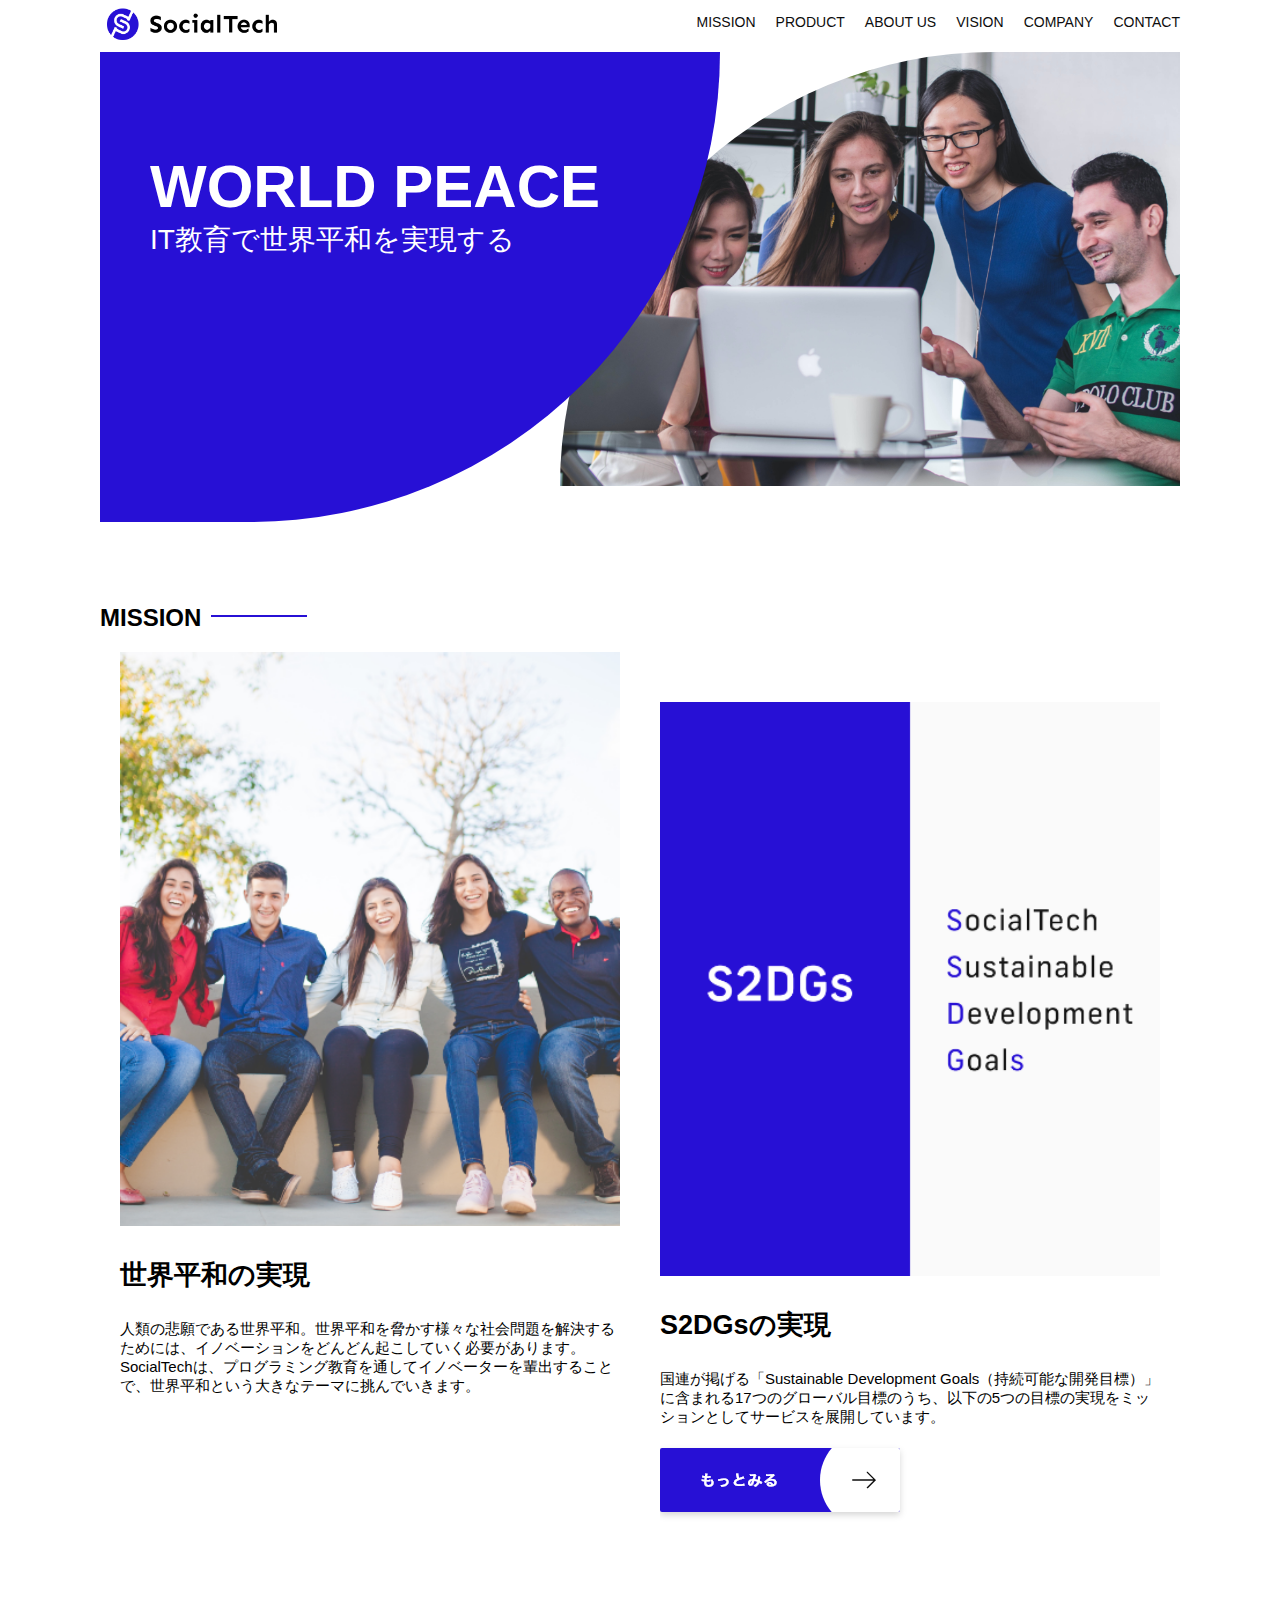
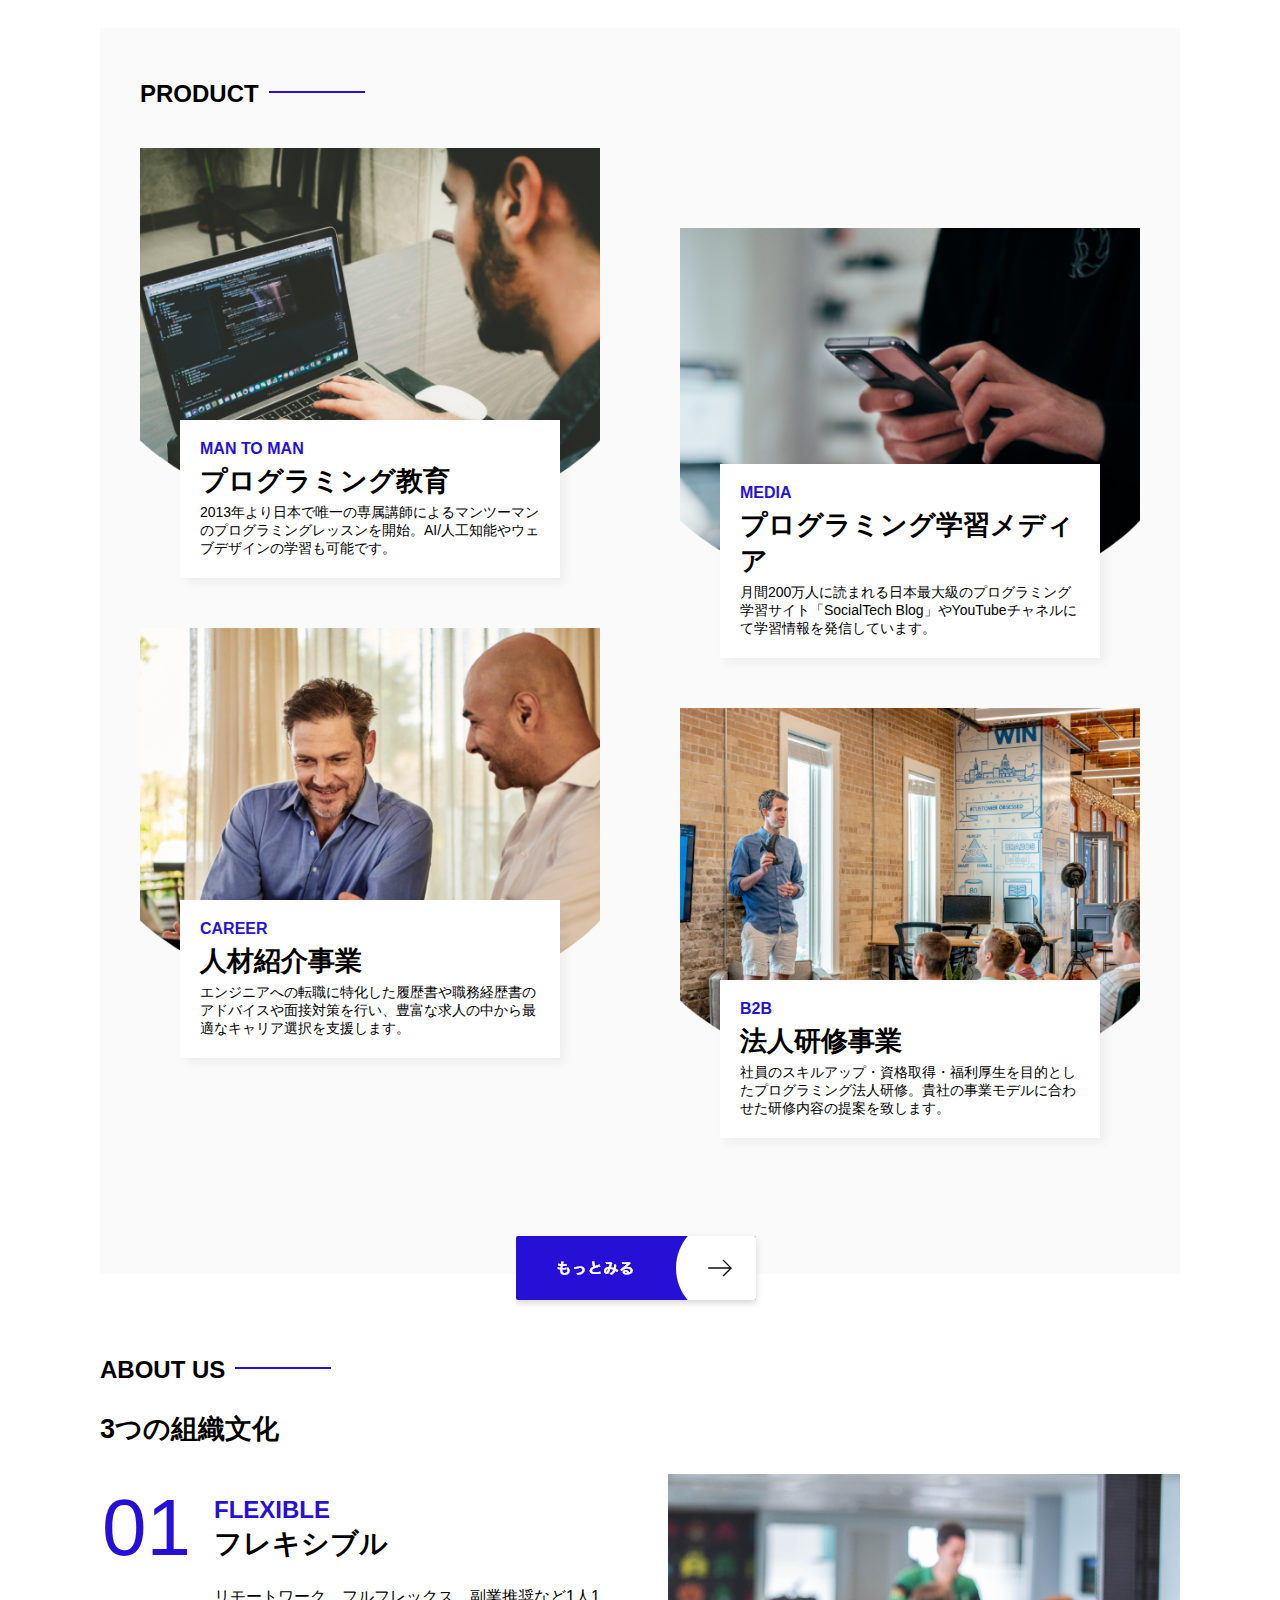
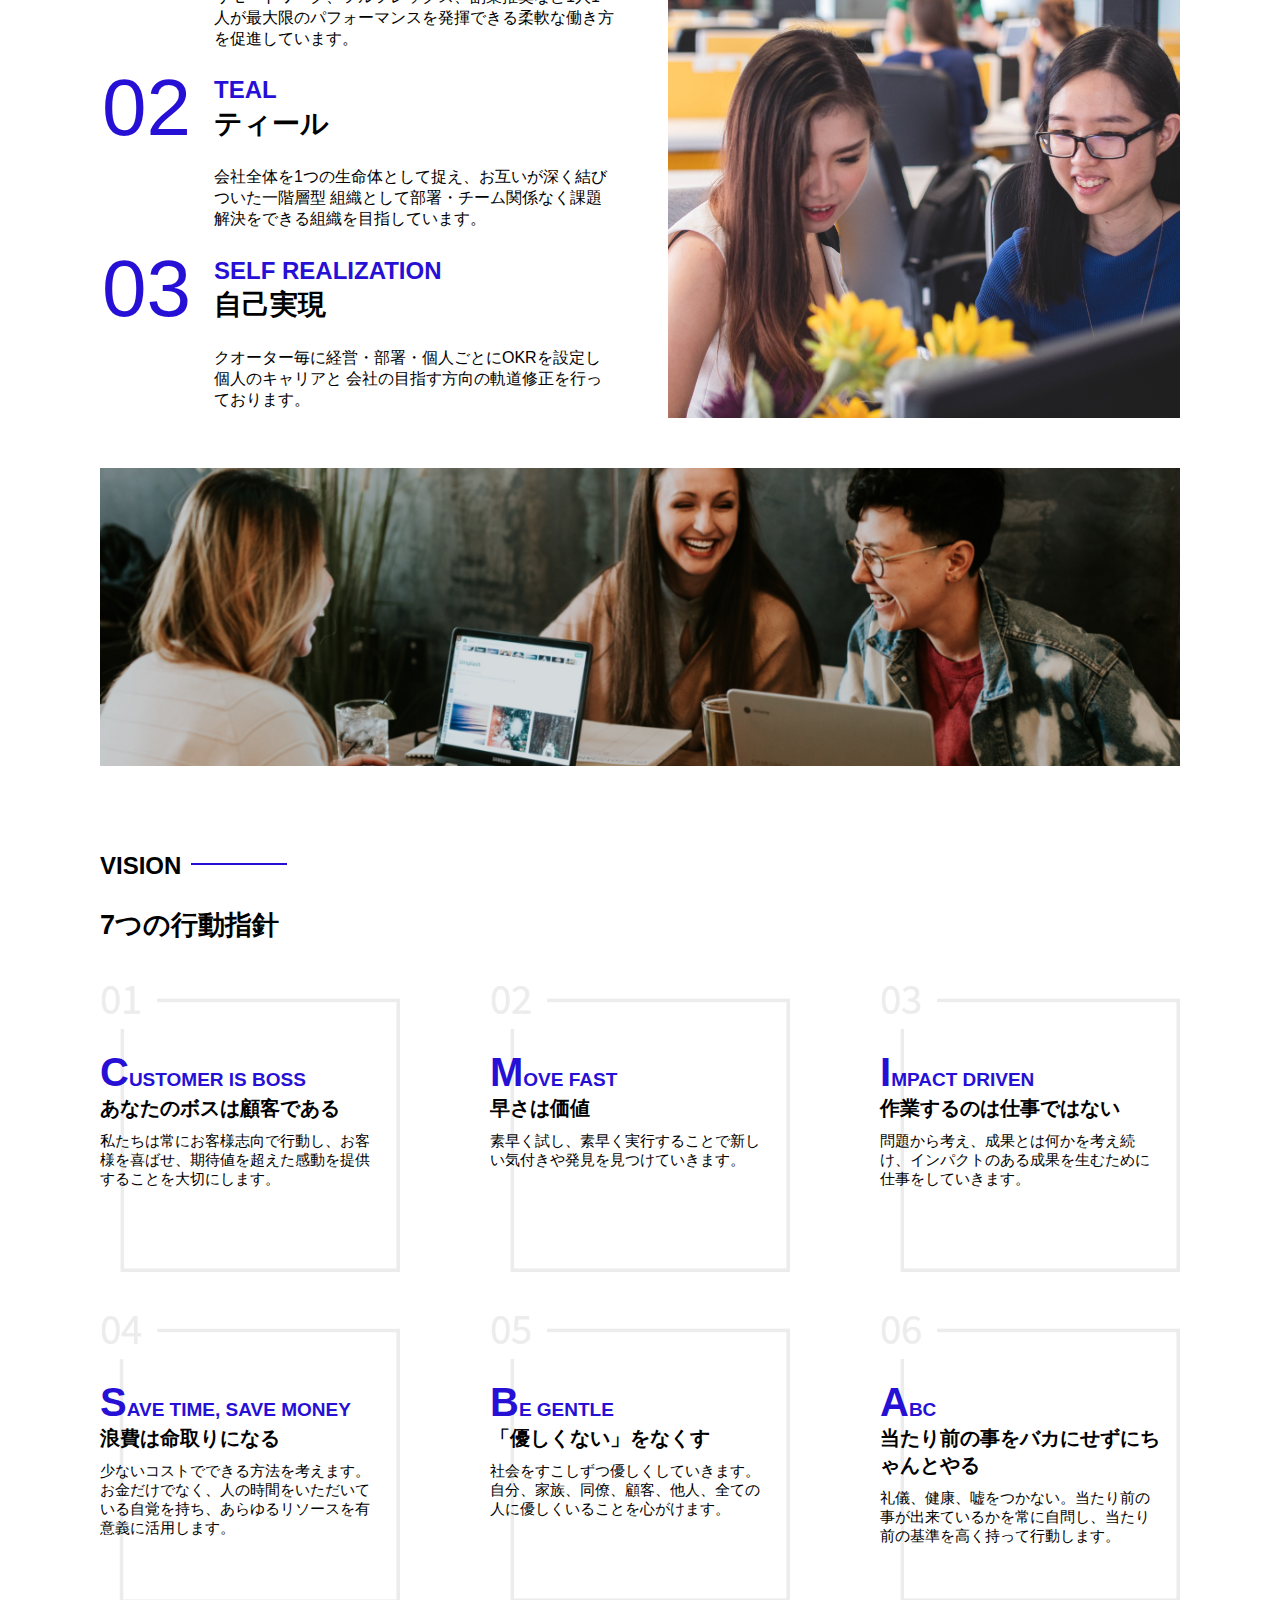
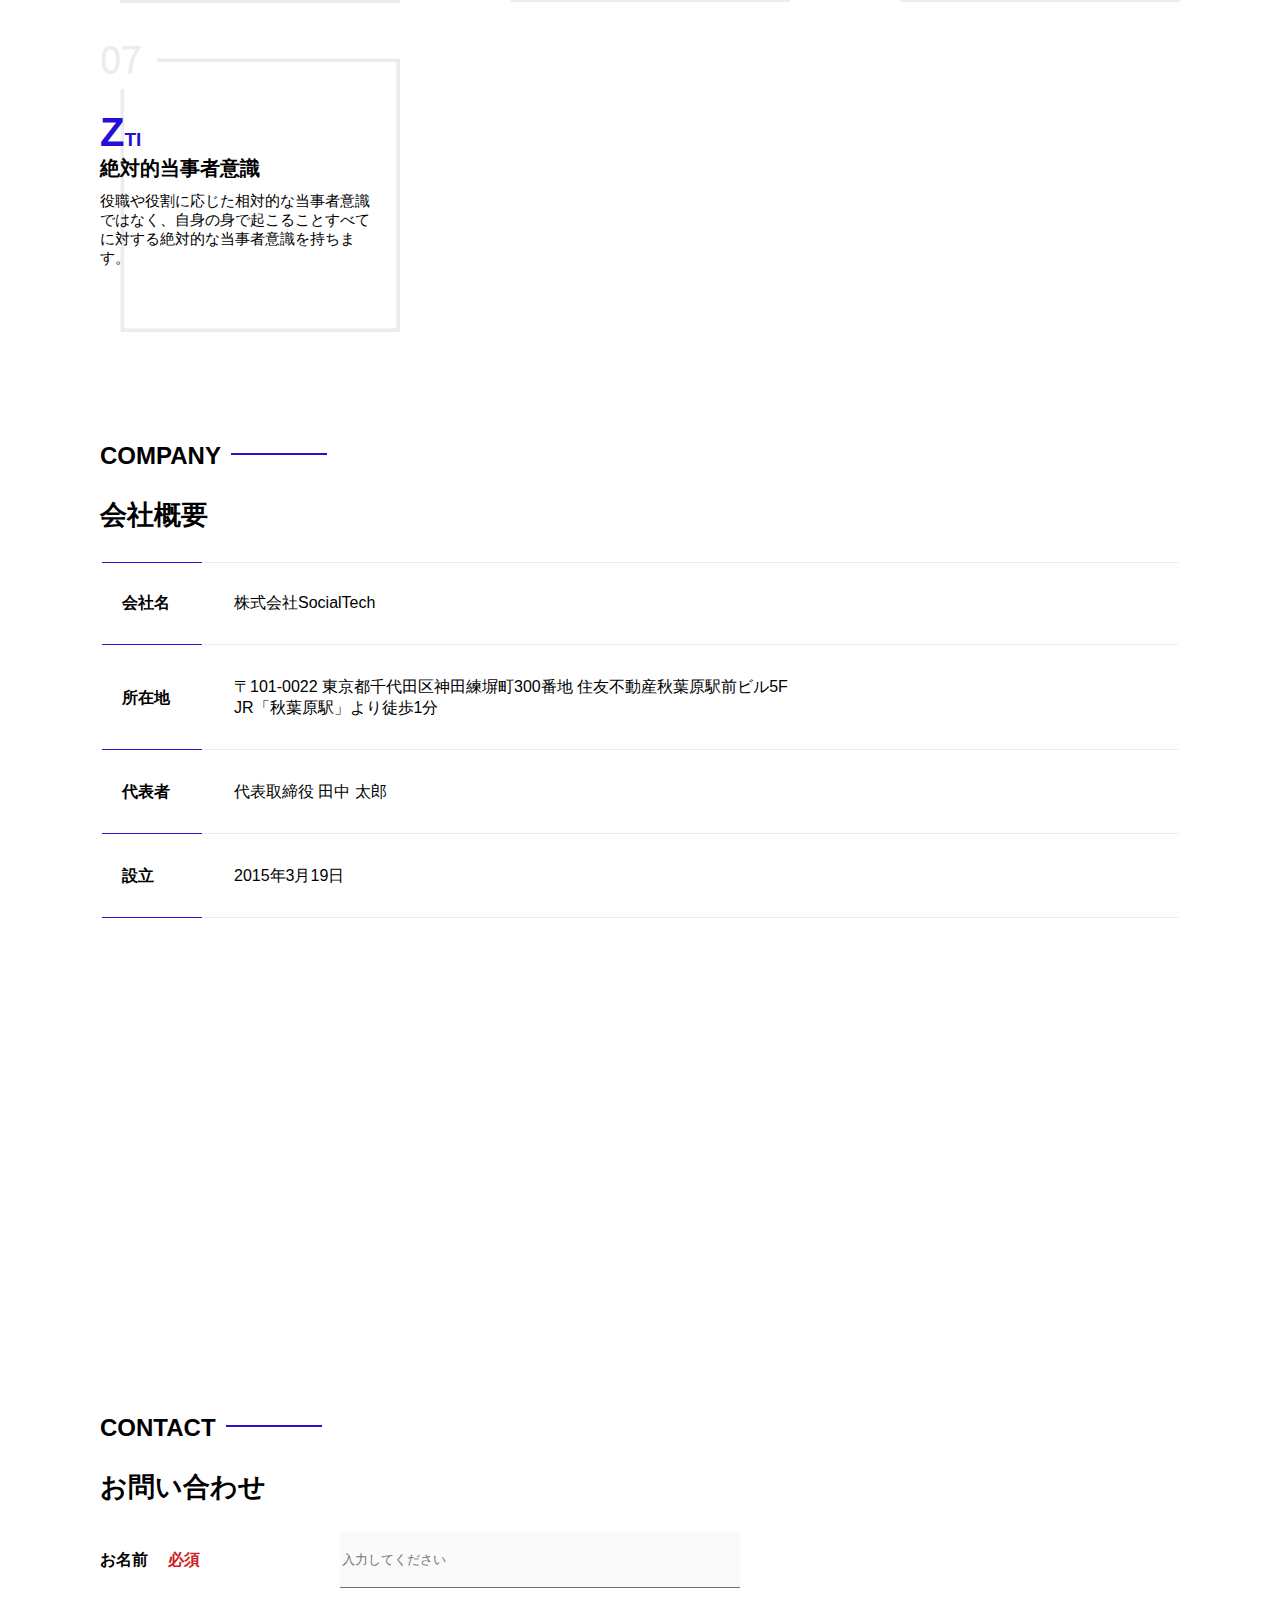
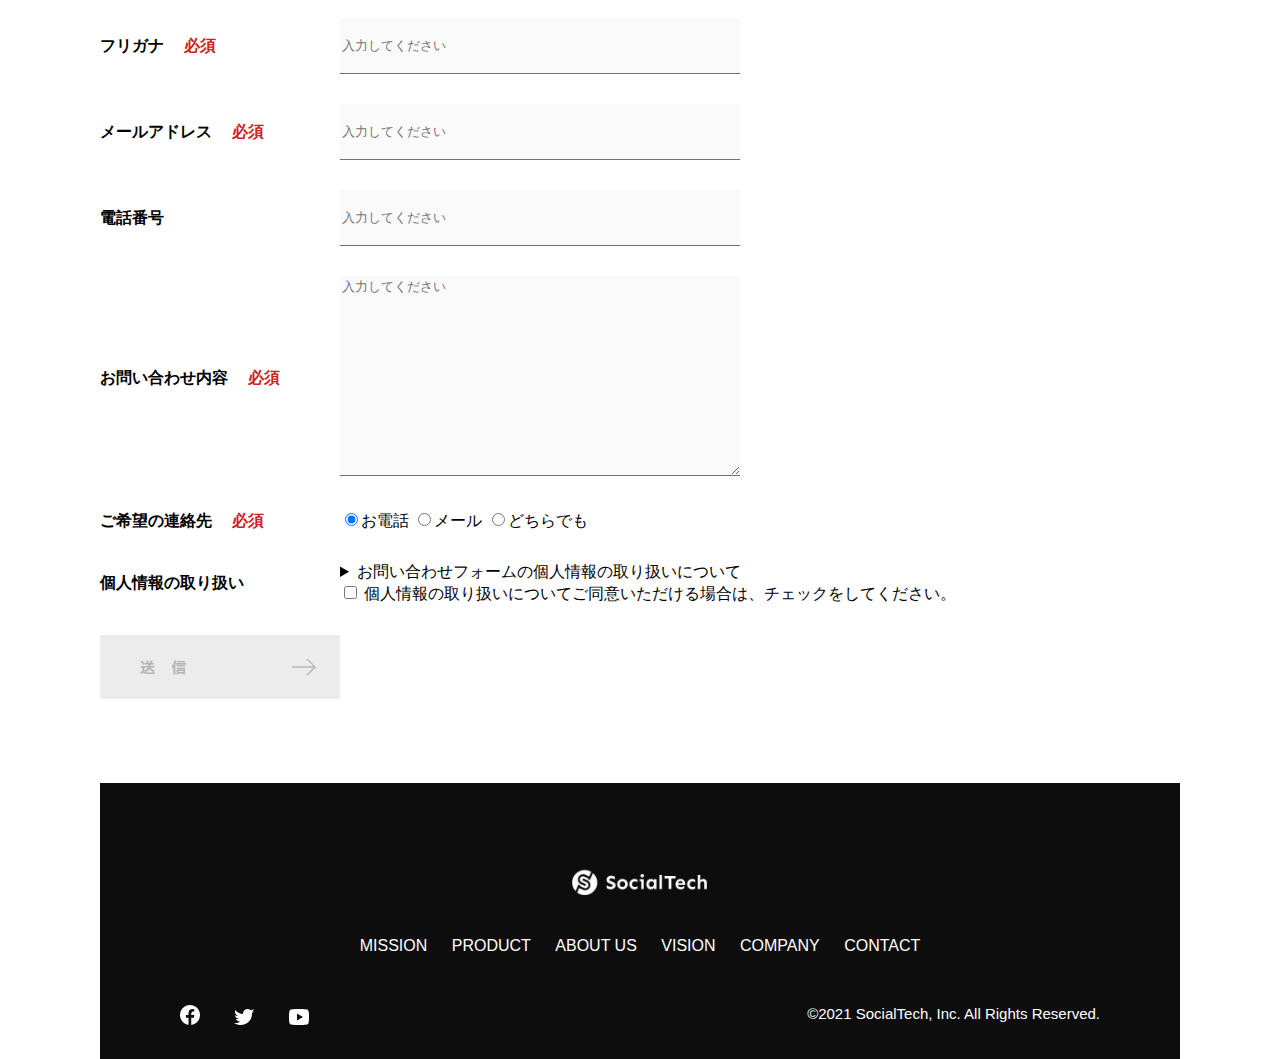
<file: index.html>
<!DOCTYPE html>
<html>
<head>
  <title>SocialTech</title>
  <meta charset="utf-8">
  <meta name="description" content="SocialTechはEdTech業界のリーディングカンパニーを目指します。">
  <meta name="viewport" content="width=device-width, initial-scale=1.0">
  <link rel="stylesheet" href="style.css">
</head>
<body>
  <!-- ヘッダー -->
  <header>
    <!-- ロゴ -->
    <a href="index.html" id="logo">
      <img src="images/logo.png" alt="トップページに戻る">
    </a>

    <!-- PC用ナビゲーション -->
    <nav id="nav-pc">
      <ul>
        <li><a href="mission.html">MISSION</a></li>
        <li><a href="product.html">PRODUCT</a></li>
        <li><a href="index.html#aboutus">ABOUT US</a></li>
        <li><a href="index.html#vision">VISION</a></li>
        <li><a href="index.html#company">COMPANY</a></li>
        <li><a href="index.html#contact">CONTACT</a></li>
      </ul>
    </nav>
      
    <!-- スマホ用メニューボタン -->
       <!-- onclick属性　「クリックしたら〜する」今回はハンバーガーメニューをクリックした際にJavaScriptを実行 -->
      <button id="menu-sp" onclick="document.getElementById('nav-sp').style.display = 'block'">
        <img src="images/button-menu.png" alt="ナビゲーションを開く">
      </button>

    <!-- スマホ用ナビゲーション -->
     <div id ="nav-sp">
      <button id = "close" onclick="document.getElementById('nav-sp').style.display = 'none'">
        <img src="images/button-close.png" alt="ナビゲーションを閉じる">
      </button>

      <nav>
        <ul>
          <li>
            <a id="logo-sp" href="index.html" onclick="document.getElementById('nav-sp').style.display='none'"><img src="images/logo-sp.png" alt="トップページに戻る"></a>
          </li>
          <li><a class="menu" href="mission.html" onclick="document.getElementById('nav-sp').style.display = 'none'">MISSION</a></li>
          <li><a class="menu" href="product.html" onclick="document.getElementById('nav-sp').style.display = 'none'">PRODUCT</a></li>
          <li><a class="menu" href="index.html#aboutus" onclick="document.getElementById('nav-sp').style.display = 'none'">ABOUT US</a></li>
          <li><a class="menu" href="index.html#vision" onclick="document.getElementById('nav-sp').style.display = 'none'">VISION</a></li>
          <li><a class="menu" href="index.html#company" onclick="document.getElementById('nav-sp').style.display = 'none'">COMPANY</a></li>
          <li><a class="menu" href="index.html#contact" onclick="document.getElementById('nav-sp').style.display = 'none'">CONTACT</a></li>
        </ul>
      </nav>
      <div id="sns">
        <a href="https://www.facebook.com/sejuku2013">
          <img src="images/button-facebook.png" alt="Facebookのリンク">
        </a>
        <a href="https://twitter.com/samuraijuku">
          <img src="images/button-twitter.png" alt="Twitterのリンク">
        </a>
        <a href="https://www.youtube.com/channel/UCCFOQO5aDK0xXam4cUQXT8g">
          <img src="images/button-youtube.png" alt="YouTubeのリンク">
        </a>
      </div>
     </div>


  </header>
  
    <main>
      <article>
        <!-- メインビジュアル -->
        <section id="main-visual">
          <div id="main-message">
            <h1>WORLD PEACE</h1>
            <p>IT教育で世界平和を実現する</p>
          </div>
          <img src="images/index/index-main.png" alt="PCの周りに集まる多国籍の仲間たち">
        </section>

        <!--ミッションセクション-->
        <section id="mission">
            <h2 class="index-h2">MISSION</h2>
          <div id="mission-flex">

            <!-- セクションの左側 -->
            <div>
              <img id="mission-photo" src="images/index/index-mission.png" alt="屋外のベンチで写真を撮影する多国籍の仲間たち">
              <h3>世界平和の実現</h3>
              <p>
               人類の悲願である世界平和。世界平和を脅かす様々な社会問題を解決するためには、イノベーションをどんどん起こしていく必要があります。SocialTechは、プログラミング教育を通してイノベーターを輩出することで、世界平和という大きなテーマに挑んでいきます。
              </p>
            </div>

            <!-- セクションの右側 -->
            <div>
              <img id="s2dgs" src="images/index/s2dgs.png" alt="S2DGs">
              <h3>S2DGsの実現</h3>
              <p>国連が掲げる「Sustainable Development Goals（持続可能な開発目標）」に含まれる17つのグローバル目標のうち、以下の5つの目標の実現をミッションとしてサービスを展開しています。</p>
              <a href="mission.html">
               <img src="images/button-more.png" alt="もっとみる">
              </a>
            </div>

          </div>
        </section>

        <!-- プロダクトセクション -->
        <section id="product">
          <h2 class="index-h2">PRODUCT</h2>
          <div class="product-flex">

            <!-- セクションの左側 -->
            <div id="product-left">
              <div>
                <img class="product-photo" src="images/index/index-mantoman.png" alt="PCでコードを書く男性">
                <div class="product-explain">
                  <span>MAN TO MAN</span>
                  <h3>プログラミング教育</h3>
                  <p>2013年より日本で唯一の専属講師によるマンツーマンのプログラミングレッスンを開始。AI/人工知能やウェブデザインの学習も可能です。</p>
                </div>
              </div>
              <div>
                <img class="product-photo" src="images/index/index-career.png" alt="笑顔で話し合う2人の男性">
                <div class="product-explain">
                  <span>CAREER</span>
                  <h3>人材紹介事業</h3>
                  <p>エンジニアへの転職に特化した履歴書や職務経歴書のアドバイスや面接対策を行い、豊富な求人の中から最適なキャリア選択を支援します。</p>
                </div>
              </div>
            </div>

            <!-- セクションの右側 -->
            <div id="product-right">
              <div>
                  <img class="product-photo" src="images/index/index-media.png" alt="スマートフォンを操作する人">
                  <div class="product-explain">
                    <span>MEDIA</span>
                    <h3>プログラミング学習メディア</h3>
                    <p>月間200万人に読まれる日本最大級のプログラミング学習サイト「SocialTech Blog」やYouTubeチャネルにて学習情報を発信しています。</p>
                  </div>
              </div>
              <div>
                <img class="product-photo" src="images/index/index-b2b.png" alt="講演中の男性とそれを聴く人々">
                <div class="product-explain">
                    <span>B2B</span>
                    <h3>法人研修事業</h3>
                    <p>社員のスキルアップ・資格取得・福利厚生を目的としたプログラミング法人研修。貴社の事業モデルに合わせた研修内容の提案を致します。</p>
                </div>
              </div>
            </div>
          </div>
          
          <div id="product-more">
            <a href="product.html">
              <img src="images/button-more.png" alt="もっとみる">
            </a>
          </div>
        </section>

        <!---ABOUT US-->
        <section id="aboutus">
          <h2 class="index-h2">ABOUT US</h2>
          <h3>3つの組織文化</h3>
          <div>
            <!--表全体はtable要素で囲い、tr要素は表の行、
              th要素は表の「見出し」、td要素は表のデータを入れるセルを表します。  -->
            <table class="culture-table">
              <tr>
                <td class="culture-num">01</td>
                <th><span class="culture-en">FLEXIBLE</span><br>フレキシブル</th>
              </tr>
              <tr>
                <td>
                  <!--空のセル-->
                </td>
                <td class="culture-description">リモートワーク、フルフレックス、副業推奨など1人1人が最大限のパフォーマンスを発揮できる柔軟な働き方を促進しています。</td>
              </tr>
              <tr>
                <td class="culture-num">02</td>
                <th><span class="culture-en">TEAL</span><br>ティール</th>
              </tr>
              <tr>
                <td>
                  <!--空のセル-->
                </td>
                <td class="culture-description">会社全体を1つの生命体として捉え、お互いが深く結びついた一階層型 組織として部署・チーム関係なく課題解決をできる組織を目指しています。</td>
              </tr>
              <tr>
                <td class="culture-num">03</td>
                <th><span class="culture-en">SELF REALIZATION</span><br>自己実現</th>
              </tr>
              <tr>
                <td>
                  <!--空のセル-->
                </td>
                <td class="culture-description">クオーター毎に経営・部署・個人ごとにOKRを設定し個人のキャリアと 会社の目指す方向の軌道修正を行っております。</td>
              </tr>
            </table>
              <img class="culture-img" src="images/index/index-aboutus1.png" alt="笑顔で話し合う2人の女性">
          </div>
              <img class="culture-img2" src="images/index/index-aboutus2.png" alt="笑顔で話し合う3人の男女">
        </section>

        <!-- visionセクション -->
        <section id="vision">
          <h2 class="index-h2">VISION</h2>
          <h3>7つの行動指針</h3>
          <div>
              <div class="vision-box">
                <img src="images/index/vision-01.png" alt="01">
                <div>
                  <h4>CUSTOMER IS BOSS</h4>
                  <h5>あなたのボスは顧客である</h5>
                  <p>私たちは常にお客様志向で行動し、お客様を喜ばせ、期待値を超えた感動を提供することを大切にします。</p>
                </div>
              </div>
              <div class="vision-box">
                <img src="images/index/vision-02.png" alt="02">
                <div>
                  <h4>MOVE FAST</h4>
                  <h5>早さは価値</h5>
                  <p>素早く試し、素早く実行することで新しい気付きや発見を見つけていきます。</p>
                </div>
              </div>
              <div class="vision-box">
                <img src="images/index/vision-03.png" alt="03">
                <div>
                  <h4>IMPACT DRIVEN</h4>
                  <h5>作業するのは仕事ではない</h5>
                  <p>問題から考え、成果とは何かを考え続け、インパクトのある成果を生むために仕事をしていきます。</p>
                </div>
              </div>
              <div class="vision-box">
                <img src="images/index//vision-04.png" alt="04">
                <div>
                  <h4>SAVE TIME, SAVE MONEY</h4>
                  <h5>浪費は命取りになる</h5>
                  <p>少ないコストでできる方法を考えます。お金だけでなく、人の時間をいただいている自覚を持ち、あらゆるリソースを有意義に活用します。</p>
                </div>
              </div>
              <div class="vision-box">
                <img src="images/index/vision-05.png" alt="05">
                <div>
                  <h4>BE GENTLE</h4>
                  <h5>「優しくない」をなくす</h5>
                  <p>社会をすこしずつ優しくしていきます。自分、家族、同僚、顧客、他人、全ての人に優しくいることを心がけます。</p>
                </div>
              </div>
              <div class="vision-box">
                <img src="images/index/vision-06.png" alt="06">
                <div>
                  <h4>ABC</h4>
                  <h5>当たり前の事をバカにせずにちゃんとやる</h5>
                  <p>礼儀、健康、嘘をつかない。当たり前の事が出来ているかを常に自問し、当たり前の基準を高く持って行動します。</p>
                </div>
              </div>
              <div class="vision-box">
                <img src="images/index/vision-07.png" alt="07">
                <div>
                  <h4>ZTI</h4>
                  <h5>絶対的当事者意識</h5>
                  <p>役職や役割に応じた相対的な当事者意識ではなく、自身の身で起こることすべてに対する絶対的な当事者意識を持ちます。</p>
                </div>
              </div>
        </section>

        <!-- COMPANYセクション -->
        <section id="company">
          <h2 class="index-h2">COMPANY</h2>
          <h3>会社概要</h3>
              <table id="company-table">
                <tr>
                  <th class="tableheader tableheader-first">会社名</th>
                  <td class="cell cell-first">株式会社SocialTech</td>
                </tr>
                <tr>
                  <th class="tableheader">所在地</th>
                  <td class="cell">〒101-0022 東京都千代田区神田練塀町300番地 住友不動産秋葉原駅前ビル5F<br>JR「秋葉原駅」より徒歩1分</td>
                </tr>
                <tr>
                  <th class="tableheader">代表者</th>
                  <td class="cell">代表取締役 田中 太郎</td>
                </tr>
                <tr>
                  <th class="tableheader">設立</th>
                  <td class="cell">2015年3月19日</td>
                </tr>
              </table>
              <iframe src="https://www.google.com/maps/embed?pb=!1m14!1m8!1m3!1d12960.275416078066!2d139.7746526!3d35.6999232!3m2!1i1024!2i768!4f13.1!3m3!1m2!1s0x60188fee13660e23%3A0x77137876edf742ac!2z5L2P5Y-L5LiN5YuV55Sj56eL6JGJ5Y6f6aeF5YmN44OT44Or!5e0!3m2!1sja!2sjp!4v1723542897542!5m2!1sja!2sjp" width="600" height="450" style="border:0;" allowfullscreen="" loading="lazy" referrerpolicy="no-referrer-when-downgrade">   
              </iframe>
        </section>

        <!-- お問い合わせフォーム -->
        <section id="contact">
          <h2 class="index-h2">CONTACT</h2>
          <h3>お問い合わせ</h3>

          <!-- フォームタグでお問い合わせフォームを作成 -->
          <!-- 複数行を入力したい場合は、 
            <form>
              <label>お問い合わせ内容</label>
              <textarea placeholder="入力してください"></textarea>
            </form>　
          と記載する。　-->
          <form>
            <div>
              <div class="contact-heading">
                <!-- labelタグでラベルを表示、入力が必要な項目にはspanタグで「必須」という文字を表示 -->
                
                <label class="contact-label">お名前<span class="contact-span">必須</span></label>
              </div>
              <div>
                <input type="text" name="name" placeholder="入力してください" class="contact-textbox">
              </div>
            </div>
            <div>
              <div class="contact-heading">
                <label class="contact-label">フリガナ<span class="contact-span">必須</span></label>
              </div>
              <div>
                <!-- 一行のフォームを作成したい場合は、以下のように <label>氏名</label><input type="text" placeholder="例：田中太郎">　と記載-->
                <input type="text" name="hurigana" placeholder="入力してください" class="contact-textbox">
              </div>
            </div>
            <div>
              <div class="contact-heading">
                <label class="contact-label">メールアドレス<span class="contact-span">必須</span></label>
              </div>
              <div>
                <input type="text" name="email" placeholder="入力してください" class="contact-textbox">
              </div>
            </div>
            <div>
              <div class="contact-heading">
                <label class="contact-label">電話番号</label>
              </div>
              <div>
                <!-- テキストボックスが未入力の時に「入力してください」と表示されるようにプレースホルダーを設定 -->
                <input type="text" name="tel" placeholder="入力してください" class="contact-textbox">
              </div>
            </div>

            <div>
              <div class="contact-heading">
                <label class="contact-label">お問い合わせ内容<span class="contact-span">必須</span></label>
              </div>
              <div>
                <textarea class="contact-textarea" placeholder="入力してください" name="message"></textarea>
              </div>
            </div>
            <div>
              <div class="contact-heading">
                <!-- ラジオボタンの作成 -->
                <label class="contact-label">ご希望の連絡先<span class="contact-span">必須</span></label>
              </div>
              <div>
                <input class="radiobutton" type="radio" value="tel" name="contact" checked><label>お電話</label>
                <input class="radiobutton" type="radio" value="mail" name="contact"><label>メール</label>
                <input class="radiobutton" type="radio" value="both" name="contact"><label>どちらでも</label>
              </div>
            </div>
              <div>
                  <div class="contact-heading">
                    <label class="contact-label">個人情報の取り扱い</label>
                  </div>
                  <div>
                    <!-- 黒い三角を表示し、詳細を表示できるようにする。 -->
                    <details>
                      <summary>お問い合わせフォームの個人情報の取り扱いについて</summary>
                      <div>
                        <dl>
                          <dt>１．組織の名称又は氏名</dt>
                          <dd>株式会社SocialTech</dd>
                          <dt>２．個人情報保護管理者（若しくはその代理人）の氏名又は職名、所属及び連絡先</dt>
                          <dd>
                            <p>鈴木 一郎 コーポレート部</p>
                            <p>メールアドレス：samurai@example.com</p>
                            <p>TEL：03-1234-5678</p>
                          </dd>
                          <dt>３．個人情報の利用目的</dt>
                          <dd>
                            <ul>
                              <li>・本サービス及び本サービスに関連する情報の提供又はそれらに関する連絡のため</li>
                              <li>・ユーザーの本人確認のため</li>
                              <li>・当社サービスのご案内のため</li>
                              <li>・当社の商品等の広告または宣伝（電子メールによるものを含むものとします。）</li>
                            </ul>
                          </dd>
                          <dt>４．個人情報の取り扱い業務の委託</dt>
                          <dd>個人情報の取扱業務の全部または一部を外部に業務委託する場合があります。その際、弊社は、個人情報を適切に保護できる管理体制を敷き、実行していることを条件として委託先を厳選したうえで、機密保持契約を委託先と締結し、お客様の個人情報を厳密に管理させます。</dd>
                          <dt>５．個人情報の開示等の請求</dt>
                          <dd>
                            お客様は、弊社に対してご自身の個人情報の開示等（利用目的の通知、開示、内容の訂正・追加・削除、利用の停止または消去、第三者への提供の停止）に関して、当社問い合わせ窓口に申し出ることができます。<br>
                            その際、弊社はお客様ご本人を確認させていただいたうえで、合理的な期間内に対応いたします。<br>
                            なお、個人情報に関する弊社問合わせ先は、次の通りです。
                          </dd>
                          <dd>
                            <p>株式会社SocialTech　個人情報問合せ窓口</p>
                            <p>〒150-0043　東京都千代田区神田練塀町300番地 住友不動産秋葉原駅前ビル5F</p>
                            <p>メールアドレス：samurai@example.com　TEL:03-1234-5678</p>
                          </dd>

                          <dt>６．個人情報を提供されることの任意性について</dt>
                          <dd>お客様がご自身の個人情報を弊社に提供されるか否かは、お客様のご判断によりますが、もしご提供されない場合には、適切なサービスが提供できない場合がありますので予めご了承ください。</dd>

                        </dl>
                      </div>
                    </details>
                    <!-- チェックボックスの作成 -->
                    <input type="checkbox" name="agree">
                    <span>個人情報の取り扱いについてご同意いただける場合は、チェックをしてください。</span>
                  </div>
              </div>

              <!-- 送信ボタンの作成 -->
              <!-- input type="image"と記述することで、画像でボタンを作成できる -->
              <!-- 送信機能はバックエンド言語でコーディングを行う -->
                <input type="image" src="images/button-submit.png" alt="送信する">
          </form>
        </section>
      </article>
    </main>

        <footer>
          <div id="footer-logo">
            <img src="images/logo-sp.png" alt="SocialTech">
          </div>
              <div id="footer-link">
                <a href="mission.html">MISSION</a>
                <a href="product.html">PRODUCT</a>
                <a href="index.html#aboutus">ABOUT US</a>
                <a href="index.html#vision">VISION</a>
                <a href="index.html#company">COMPANY</a>
                <a href="index.html#contact">CONTACT</a>
              </div>

              <div id="sns-footer">
                <div class="sns-btns">
                  <a href="https://www.facebook.com/sejuku2013"><img src="images/button-facebook.png" alt="Facebookのリンク"></a>
                  <a href="https://twitter.com/samuraijuku"><img src="images/button-twitter.png" alt="Twitterのリンク"></a>
                  <a href="https://www.youtube.com/channel/UCCFOQO5aDK0xXam4cUQXT8g"><img src="images/button-youtube.png" alt="YouTubeのリンク"></a>
                </div>
                <p id="copyright">&copy;2021 SocialTech, Inc. All Rights Reserved.</p>
              </div>

        </footer>

</body>

</html>
</file>
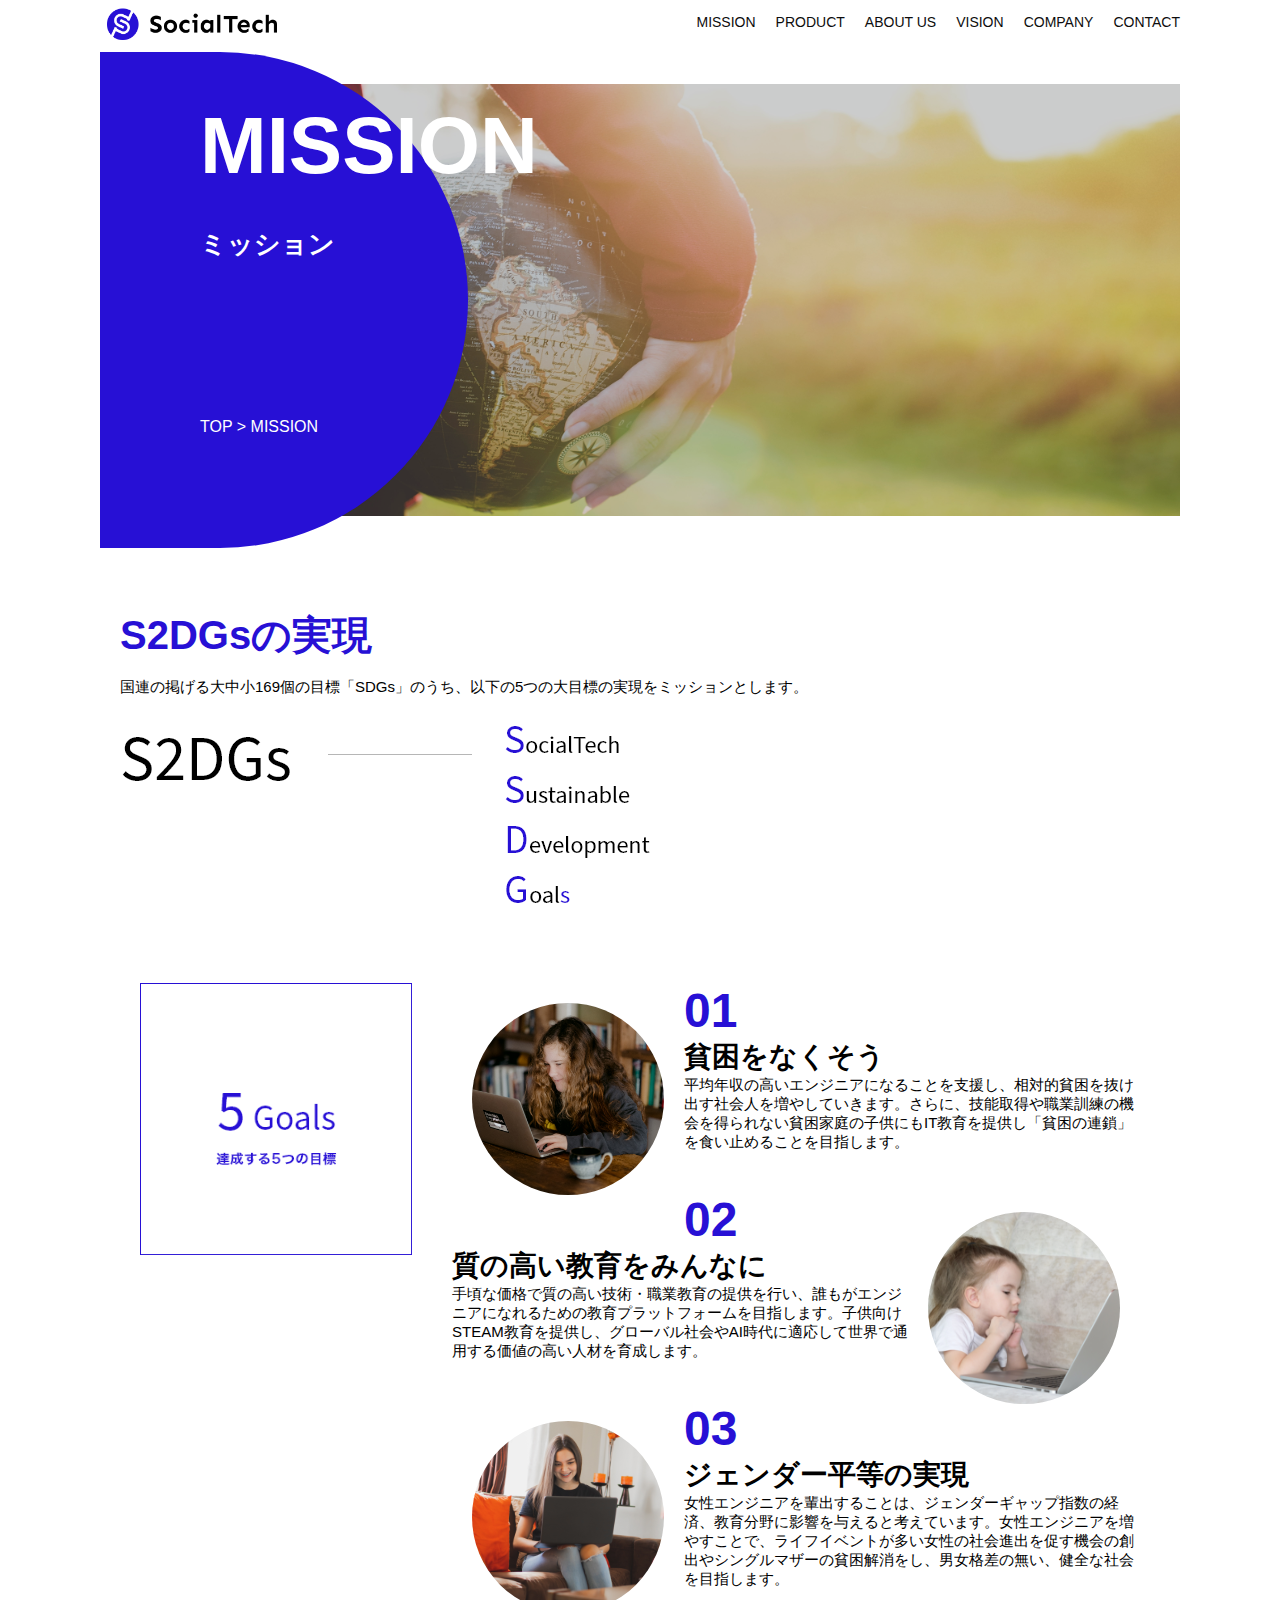
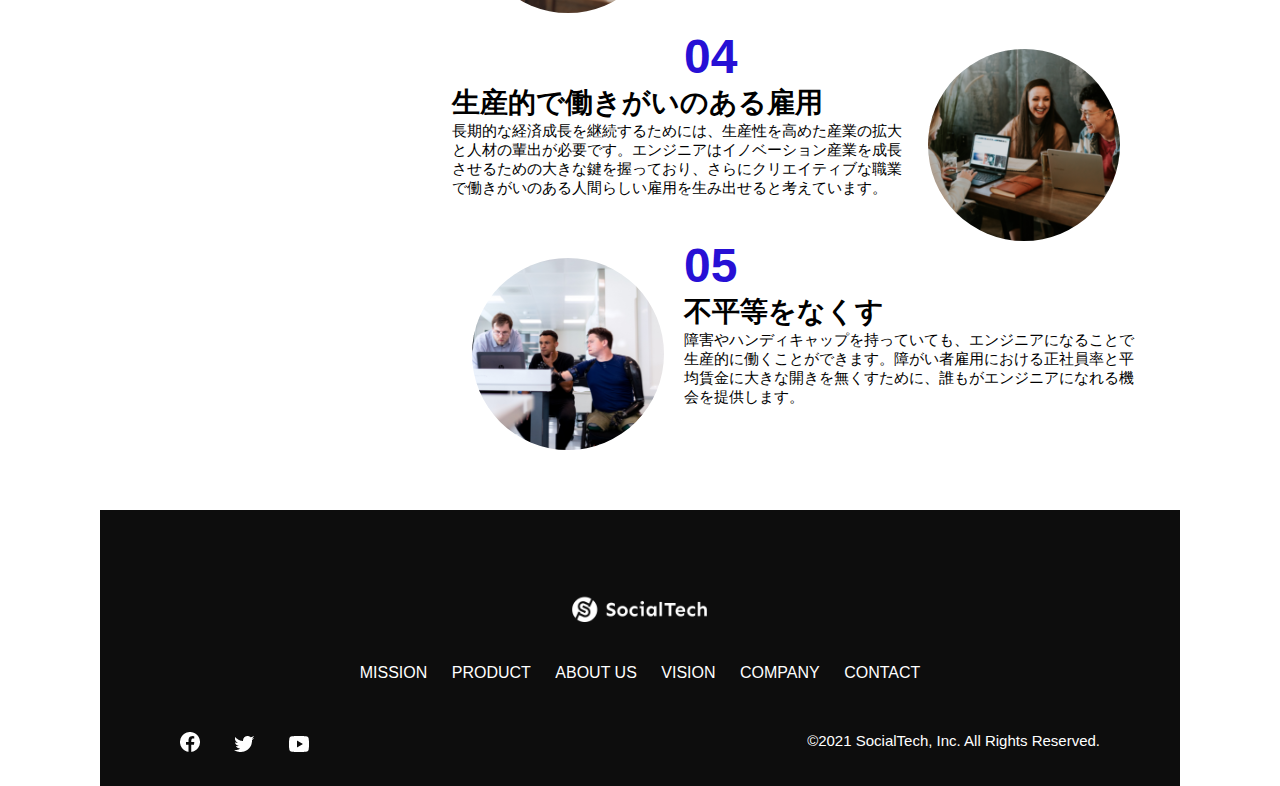
<file: mission.html>
<!DOCTYPE html>
<html>
    <head>
        <title>SocialTech - MISSION ミッション -</title>
        <meta charset="utf-8">
        <meta name="description" content="SocialTechが目指す5つの目標（S2DGs）を紹介します">
        <meta name="viewport" content="width=device-width, initial-scale=1.0">
        <link rel="stylesheet" href="style.css">
    </head>

    <body>

        <!-- ヘッダー -->
        <header>
            <!-- ロゴ -->
             <a href="index.html" id="logo">
                <img src="images/logo.png" alt="トップページに戻る">
             </a>

             <!-- PC用ナビゲーション -->
            <nav id="nav-pc">
                <ul>
                    <li><a href="mission.html">MISSION</a></li>
                    <li><a href="product.html">PRODUCT</a></li>
                    <li><a href="index.html#aboutus">ABOUT US</a></li>
                    <li><a href="index.html#vision">VISION</a></li>
                    <li><a href="index.html#company">COMPANY</a></li>
                    <li><a href="index.html#contact">CONTACT</a></li>
                </ul>
            </nav>

                <!-- スマホ用メニューボタン -->
            <button id="menu-sp" onclick="document.getElementById('nav-sp').style.display ='block'">
                <img src="images/button-menu.png" alt="ナビゲーションを開く"> 
            </button>

            <!-- スマホ用ナビゲーションボタン -->
            <div id="nav-sp">
                <button id="close" onclick="document.getElementById('nav-sp').style.display = 'none'">
                    <img src="images/button-close.png" alt="ナビゲーションを閉じる">
                </button>

                <nav>
                    <ul>
                        <li>
                            <a id="logo-sp" href="index.html" onclick="document.getElementById('nav-sp').style.display = 'none'"><img src="images/logo-sp.png" alt="トップページに戻る"></a>
                        </li>
                        <li><a class="menu" href="mission.html" onclick="document.getElementById('nav-sp').style.display = 'none'">MISSION</a></li>
                        <li><a class="menu" href="product.html" onclick="document.getElementById('nav-sp').style.display = 'none'">PRODUCT</a></li>
                        <li><a class="menu" href="index.html#aboutus" onclick="document.getElementById('nav-sp').style.display = 'none'">ABOUT US</a></li>
                        <li><a class="menu" href="index.html#vision" onclick="document.getElementById('nav-sp').style.display = 'none'">VISION</a></li>
                        <li><a class="menu" href="index.html#company" onclick="document.getElementById('nav-sp').style.display = 'none'">COMPANY</a></li>
                        <li><a class="menu" href="index.html#contact" onclick="document.getElementById('nav-sp').style.display = 'none'">CONTACT</a></li>            
                    </ul>
                </nav>
                <div id="sns">
                    <a href="https://www.facebook.com/sejuku2013">
                        <img src="images/button-facebook.png" alt="Facebookのリンク">
                    </a>
                    <a href="https://twitter.com/samuraijuku">
                        <img src="images/button-twitter.png" alt="Twitterのリンク">
                    </a>
                    <a href="https://www.youtube.com/channel/UCCFOQO5aDK0xXam4cUQXT8g">
                        <img src="images/button-youtube.png" alt="YouTubeのリンク">
                    </a>
                </div>
            </div>
        </header>

        <main>
            <article>
                <section id="mission-main">
                    <div class="mission-main-inner">
                      <div id="mission-title">
                        <h1>MISSION<br><span>ミッション</span></h1>
                        <!-- パンクズリストの表示 -->
                        <p>TOP > MISSION</p>
                      </div>
                    </div>
                  </section>

                <section id="mission-s2dgs">
                    <h2 class="mission-h2">S2DGsの実現</h2>
                    <p>国連の掲げる大中小169個の目標「SDGs」のうち、以下の5つの大目標の実現をミッションとします。</p>
                    <img src="images/mission/mission-s2dgs.png" alt="S2DGs">
                </section>

                <section id="mission-five-goals">
                    <div class="five-goals-image">
                      <img src="images/mission/mission-5goals.png" alt="5Goals">
                    </div>

                    <div class="five-goals-read">
                        <div>
                          <img class="fivegoals-image-left" src="images/mission/mission-5goals01.png" alt="PCを操作する女の子">
                          <span class="fivegoals-number">01</span>
                          <h3 class="fivegoals-h3">貧困をなくそう</h3>
                          <p class="fivegoals-p">平均年収の高いエンジニアになることを支援し、相対的貧困を抜け出す社会人を増やしていきます。さらに、技能取得や職業訓練の機会を得られない貧困家庭の子供にもIT教育を提供し「貧困の連鎖」を食い止めることを目指します。</p>
                        </div>
                        <div>
                          <img class="fivegoals-image-right" src="images/mission/mission-5goals02.png" alt="PCを見つめる小さい女の子">
                          <span class="fivegoals-number">02</span>
                          <h3 class="fivegoals-h3">質の高い教育をみんなに</h3>
                          <p class="fivegoals-p">手頃な価格で質の高い技術・職業教育の提供を行い、誰もがエンジニアになれるための教育プラットフォームを目指します。子供向けSTEAM教育を提供し、グローバル社会やAI時代に適応して世界で通用する価値の高い人材を育成します。</p>
                        </div>
                        <div>
                          <img class="fivegoals-image-left" src="images/mission/mission-5goals03.png" alt="PCを操作する女性">
            
                          <span class="fivegoals-number">03</span>
                          <h3 class="fivegoals-h3">ジェンダー平等の実現</h3>
                          <p class="fivegoals-p">女性エンジニアを輩出することは、ジェンダーギャップ指数の経済、教育分野に影響を与えると考えています。女性エンジニアを増やすことで、ライフイベントが多い女性の社会進出を促す機会の創出やシングルマザーの貧困解消をし、男女格差の無い、健全な社会を目指します。</p>
                        </div>
                        <div>
                          <img class="fivegoals-image-right" src="images/mission/mission-5goals04.png" alt="笑顔で話し合う3人の男女">
                          <span class="fivegoals-number">04</span>
                          <h3 class="fivegoals-h3">生産的で働きがいのある雇用</h3>
                          <p class="fivegoals-p">長期的な経済成長を継続するためには、生産性を高めた産業の拡大と人材の輩出が必要です。エンジニアはイノベーション産業を成長させるための大きな鍵を握っており、さらにクリエイティブな職業で働きがいのある人間らしい雇用を生み出せると考えています。</p>
                        </div>
                        <div>
                          <img class="fivegoals-image-left" src="images/mission/mission-5goals05.png" alt="障害を持つ男性が生き生きと働く様子">
                          <span class="fivegoals-number">05</span>
                          <h3 class="fivegoals-h3">不平等をなくす</h3>
                          <p class="fivegoals-p">障害やハンディキャップを持っていても、エンジニアになることで生産的に働くことができます。障がい者雇用における正社員率と平均賃金に大きな開きを無くすために、誰もがエンジニアになれる機会を提供します。</p>
                        </div>
                    </div>
                </section>

            </article>
        </main>

        <footer>
            <div id="footer-logo">
                <img src="images/logo-sp.png" alt="SocialTech">
            </div>
            <div id="footer-link">
                <a href="mission.html">MISSION</a>
                <a href="product.html">PRODUCT</a>
                <a href="index.html#aboutus">ABOUT US</a>
                <a href="index.html#vision">VISION</a>
                <a href="index.html#company">COMPANY</a>
                <a href="index.html#contact">CONTACT</a>
            </div>
            <div id="sns-footer">
                <div class="sns-btns">
                    <a href="https://www.facebook.com/sejuku2013"><img src="images/button-facebook.png" alt="Facebookのリンク"></a>
                    <a href="https://twitter.com/samuraijuku"><img src="images/button-twitter.png" alt="Twitterのリンク"></a>
                    <a href="https://www.youtube.com/channel/UCCFOQO5aDK0xXam4cUQXT8g"><img src="images/button-youtube.png" alt="YouTubeのリンク"></a>
                </div>
                <p id="copyright">&copy;2021 SocialTech, Inc. All Rights Reserved.</p>
            </div>
        </footer>

    </body>
</html>
</file>
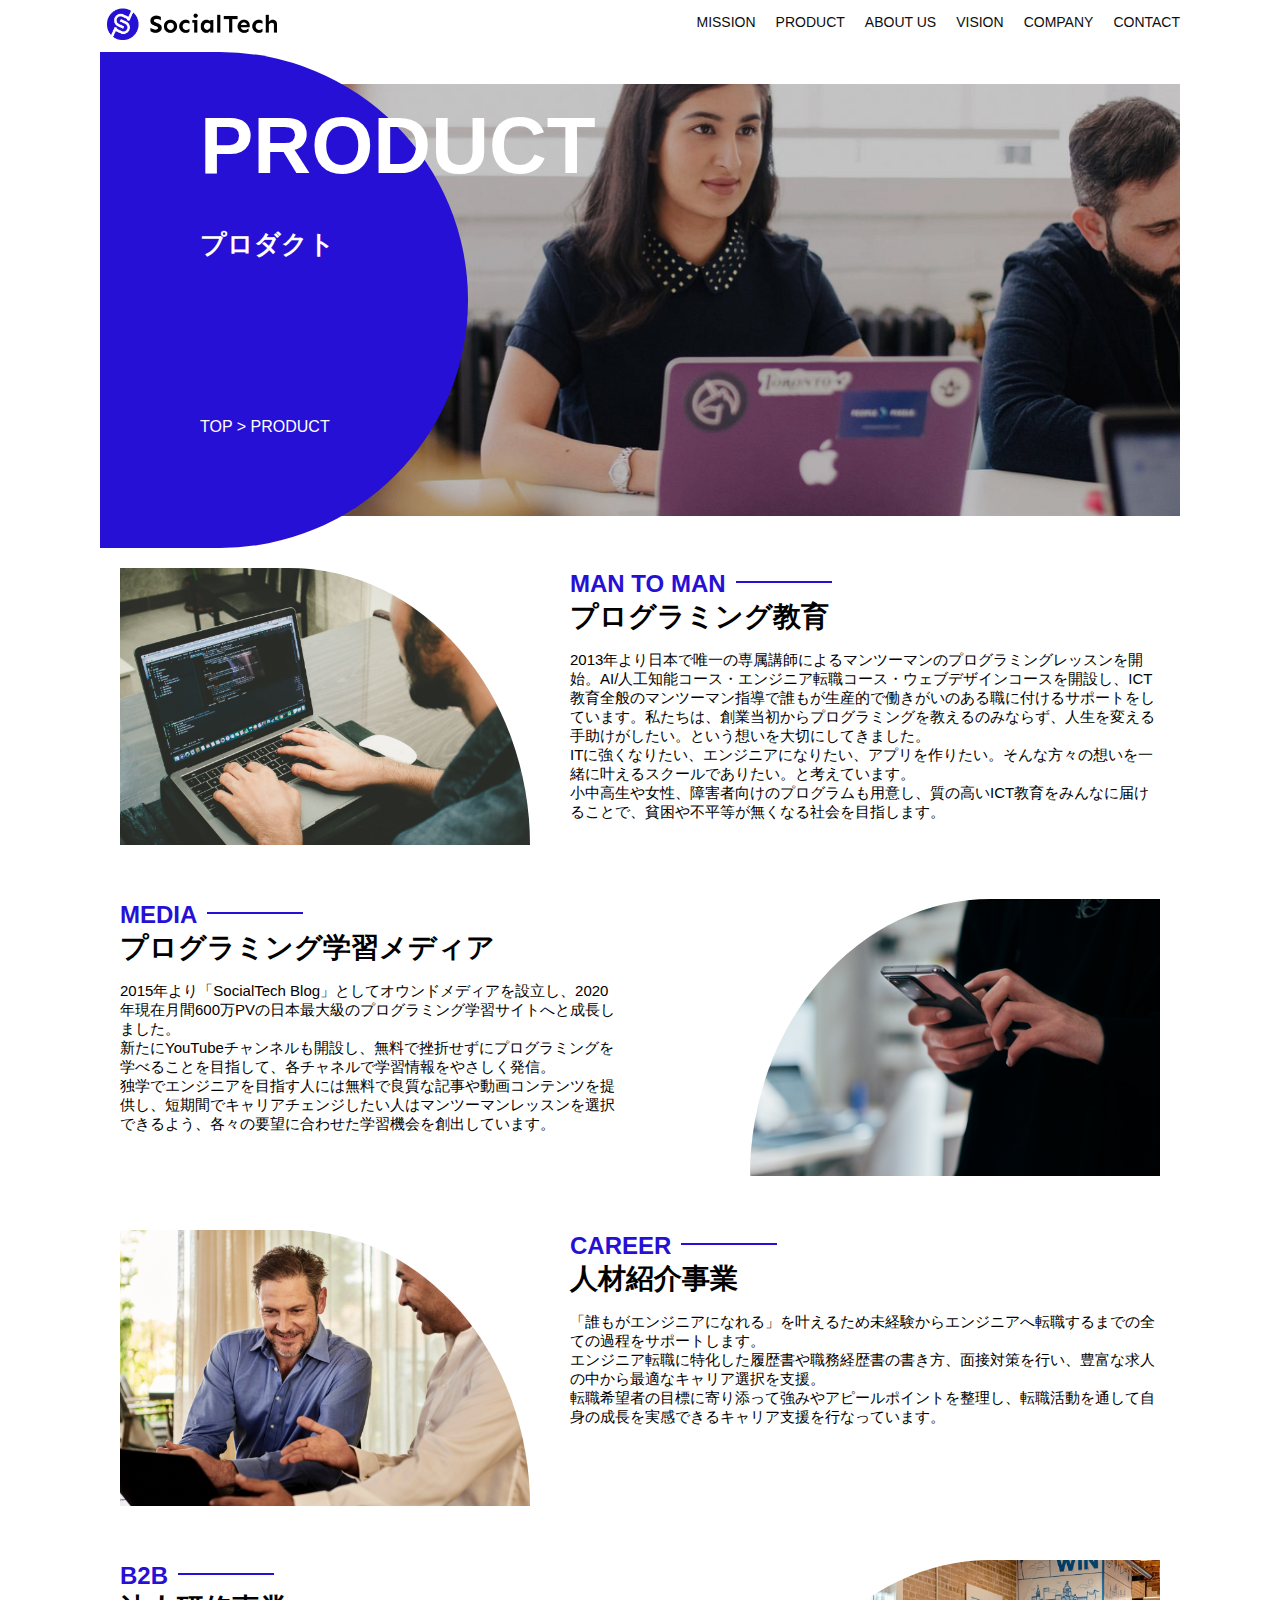
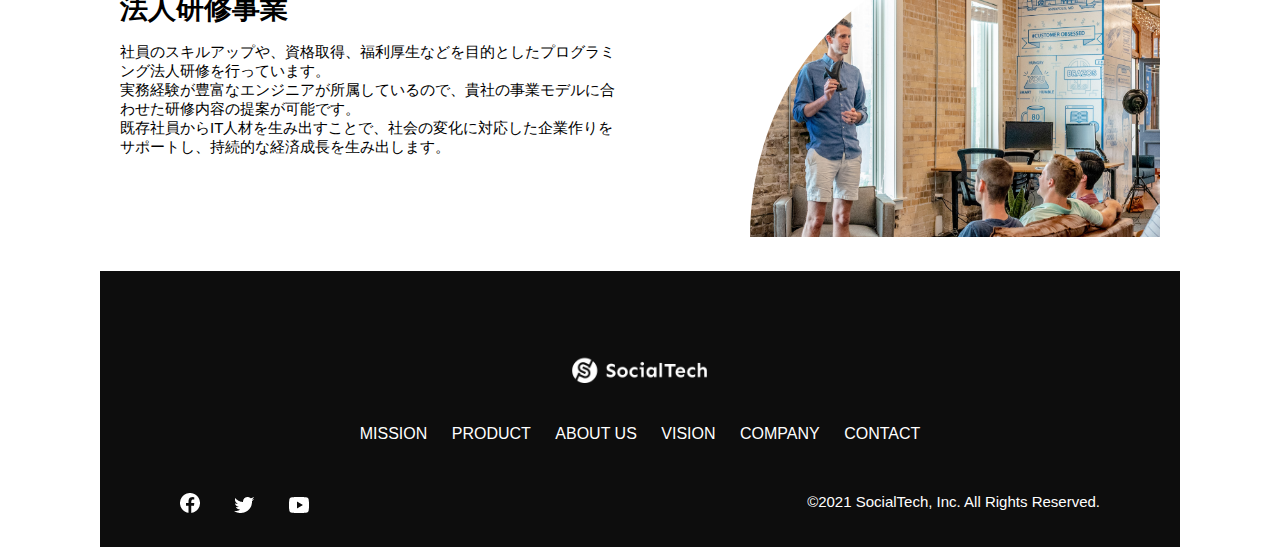
<file: product.html>
<!DOCTYPE html>
<html>
    <head>
        <title>SocialTech -PRODUCT プロダクト-</title>
        <meta charset="utf-8">
        <meta name="description" content="SocialTechの4つのプロダクトを紹介します">
        <meta name="viewport" content="width=device-width, initial-scale=1.0">
        <link rel="stylesheet" href="style.css">
    </head>

    <body>
        <!-- ヘッダー -->
        <header>
            <!-- ロゴ -->
            <a href="index.html" id="logo">
                <img src="images/logo.png" alt="トップページに戻る">
            </a>

            <!-- PC用ナビゲーション -->
            <nav id="nav-pc">
                <ul>
                    <li><a href="mission.html">MISSION</a></li>
                    <li><a href="product.html">PRODUCT</a></li>
                    <li><a href="index.html#aboutus">ABOUT US</a></li>
                    <li><a href="index.html#vision">VISION</a></li>
                    <li><a href="index.html#company">COMPANY</a></li>
                    <li><a href="index.html#contact">CONTACT</a></li>
                </ul>
            </nav>

            <!-- スマホ用メニューボタン -->
            <button id="menu-sp" onclick="document.getElementById('nav-sp').style.display = 'block'">
                <img src="images/button-menu.png" alt="ナビゲーションを開く">
            </button>

            <!-- スマホ用ナビゲーション -->
            <div id="nav-sp">

                <button id="close" onclick="document.getElementById('nav-sp').style.display = 'none'">
                    <img src="images/button-close.png" alt="ナビゲーションを閉じる">
                </button>

                <nav>
                    <ul>
                        <li>
                            <a id="logo-sp" href="index.html" onclick="document.getElementById('nav-sp').style.display = 'none'"><img src="images/logo-sp.png" alt="トップページに戻る"></a>
                        </li>
                        <li><a class="menu" href="mission.html" onclick="document.getElementById('nav-sp').style.display = 'none'">MISSION</a></li>
                        <li><a class="menu" href="product.html" onclick="document.getElementById('nav-sp').style.display = 'none'">PRODUCT</a></li>
                        <li><a class="menu" href="index.html#aboutus" onclick="document.getElementById('nav-sp').style.display = 'none'">ABOUT US</a></li>
                        <li><a class="menu" href="index.html#vision" onclick="document.getElementById('nav-sp').style.display = 'none'">VISION</a></li>
                        <li><a class="menu" href="index.html#company" onclick="document.getElementById('nav-sp').style.display = 'none'">COMPANY</a></li>
                        <li><a class="menu" href="index.html#contact" onclick="document.getElementById('nav-sp').style.display = 'none'">CONTACT</a></li>
                    </ul>
                </nav>

                <div id="sns">
                    <a href="https://www.facebook.com/sejuku2013">
                        <img src="images/button-facebook.png" alt="Facebookのリンク">
                    </a>
                    <a href="https://twitter.com/samuraijuku">
                        <img src="images/button-twitter.png" alt="Twitterのリンク">
                    </a>
                    <a href="https://www.youtube.com/channel/UCCFOQO5aDK0xXam4cUQXT8g">
                        <img src="images/button-youtube.png" alt="YouTubeのリンク">
                    </a>
                </div>
            </div>
        </header> 

        <main>
            <article>

                <section id="product-main">
                    <div class="product-main-inner">
                        <div id="product-title">
                            <h1>PRODUCT<br><span>プロダクト</span></h1>
                            <p>TOP > PRODUCT</p>
                        </div>
                    </div>
                </section>

                <section class="product-section product-section-left">
                    <div class="product-section-img">
                        <img src="images/product/product-mantoman.png" alt="PCでコードを書く男性">
                    </div>
                    <div class="product-read">
                        <h2 class="product-h2">MAN TO MAN</h2>
                        <h3 class="product-h3">プログラミング教育</h3>
                        <p>
                            2013年より日本で唯一の専属講師によるマンツーマンのプログラミングレッスンを開始。AI/人工知能コース・エンジニア転職コース・ウェブデザインコースを開設し、ICT教育全般のマンツーマン指導で誰もが生産的で働きがいのある職に付けるサポートをしています。私たちは、創業当初からプログラミングを教えるのみならず、人生を変える手助けがしたい。という想いを大切にしてきました。<br>ITに強くなりたい、エンジニアになりたい、アプリを作りたい。そんな方々の想いを一緒に叶えるスクールでありたい。と考えています。<br>小中高生や女性、障害者向けのプログラムも用意し、質の高いICT教育をみんなに届けることで、貧困や不平等が無くなる社会を目指します。
                        </p>
                    </div>
                </section>

                <section class="product-section product-section-right">
                    <div class="product-read">
                      <h2 class="product-h2">MEDIA</h2>
                      <h3 class="product-h3">プログラミング学習メディア</h3>
                      <p>2015年より「SocialTech Blog」としてオウンドメディアを設立し、2020年現在月間600万PVの日本最大級のプログラミング学習サイトへと成長しました。<br>新たにYouTubeチャンネルも開設し、無料で挫折せずにプログラミングを学べることを目指して、各チャネルで学習情報をやさしく発信。<br>独学でエンジニアを目指す人には無料で良質な記事や動画コンテンツを提供し、短期間でキャリアチェンジしたい人はマンツーマンレッスンを選択できるよう、各々の要望に合わせた学習機会を創出しています。</p>
                    </div>
                    <div class="product-section-img">
                      <img src="images/product/product-media.png" alt="スマートフォンを操作する人">
                    </div>
                  </section>
          
                  <section class="product-section product-section-left">
                    <div class="product-section-img">
                      <img src="images/product/product-career.png" alt="笑顔で話し合う2人の男性">
                    </div>
                    <div class="product-read">
                      <h2 class="product-h2">CAREER</h2>
                      <h3 class="product-h3">人材紹介事業</h3>
                      <p>「誰もがエンジニアになれる」を叶えるため未経験からエンジニアへ転職するまでの全ての過程をサポートします。<br>エンジニア転職に特化した履歴書や職務経歴書の書き方、面接対策を行い、豊富な求人の中から最適なキャリア選択を支援。<br>転職希望者の目標に寄り添って強みやアピールポイントを整理し、転職活動を通して自身の成長を実感できるキャリア支援を行なっています。<br></p>
                    </div>
                  </section>
          
                  <section class="product-section product-section-right">
                    <div class="product-read">
                      <h2 class="product-h2">B2B</h2>
                      <h3 class="product-h3">法人研修事業</h3>
                      <p>社員のスキルアップや、資格取得、福利厚生などを目的としたプログラミング法人研修を行っています。<br>実務経験が豊富なエンジニアが所属しているので、貴社の事業モデルに合わせた研修内容の提案が可能です。<br>既存社員からIT人材を生み出すことで、社会の変化に対応した企業作りをサポートし、持続的な経済成長を生み出します。</p>
                    </div>
                    <div class="product-section-img">
                      <img src="images/product/product-b2b.png" alt="講演中の男性とそれを聴く人々">
                    </div>
                  </section>


            </article>
        </main>

        <footer>

            <div id="footer-logo">
                <img src="images/logo-sp.png" alt="SocialTech">
            </div>

            <div id="footer-link">
                <a href="mission.html">MISSION</a>
                <a href="product.html">PRODUCT</a>
                <a href="index.html#aboutus">ABOUT US</a>
                <a href="index.html#vision">VISION</a>
                <a href="index.html#company">COMPANY</a>
                <a href="index.html#contact">CONTACT</a>
            </div>

            <div id="sns-footer">
                <div class="sns-btns">
                    <a href="https://www.facebook.com/sejuku2013"><img src="images/button-facebook.png" alt="Facebookのリンク"></a>
                    <a href="https://twitter.com/samuraijuku"><img src="images/button-twitter.png" alt="Twitterのリンク"></a>
                    <a href="https://www.youtube.com/channel/UCCFOQO5aDK0xXam4cUQXT8g"><img src="images/button-youtube.png" alt="YouTubeのリンク"></a>
                </div>
                <p id="copyright">&copy;2021 SocialTech, Inc. All Rights Reserved.</p>
            </div>
            
        </footer>
    </body>
</html>
</file>
<file: style.css>
/* PC、スマホ共通スタイル */
* {
  box-sizing: border-box;
}

p {
  font-size: 15px;
}

body {
    /* body要素の幅を最大1080pxに指定する
    marginの左右をautoにして中央寄せにする */
    max-width: 1080px;
    margin: 0 auto 0 auto;
    font-family: "Source Sans Pro", "Hiragino Kaku Gothic ProN", Meiryo, Arial, sans-serif;
 }
  
/* ヘッダー */
header {
  /* ナビゲーションリンクを一直線に並べる */
  display: flex;

  /* justify-content: space-between;を指定して、ロゴを左寄せ、ナビゲーションを右寄せ */
  justify-content: space-between;
}

/* ナビゲーションのレイアウト */
#nav-pc {
  font-size: 14px;
}

#nav-pc ul {
  /* ナビゲーションリンクを一直線に並べるために、display: flex; */
  display: flex;
  padding-left: 0;
}

#nav-pc li {
  /* list-style: none;を使い、<li>要素のスタイルを除去する */
  list-style: none;
}

/* ナビゲーションのリンクの装飾設定 */
#nav-pc a {
  /* リンクの下線を非表示にするために、a要素にtext-decoration: none;を指定 */
  text-decoration: none;

  /* margin-leftを20pxに指定 */
  margin-left: 20px;

  /* リンクの文字色を黒色(#0d0d0d)に指定 */
  color: #0d0d0d;
}

#nav-pc a:hover {
  /* a要素の疑似クラス（a:hover）を使い、リンクがホバー状態（マウスのカーソルが重なった状態）のときのみ下線を表示 */
  text-decoration: underline;
}

/* スマホ用ナビを非表示 */
#nav-sp,
#menu-sp {
  display: none;
}




/* メインビジュアル*/
#main-visual {
  /* メッセージと画像を相対位置（relative;）で配置するために、
  親要素であるsection要素（#main-visual）にposition: relative;を指定する */
  position: relative;

  /* section要素（#main-visual）の高さを470pxにする */
  height: 470px;
}

#main-message {
  /* 親要素を基準にした絶対位置で配置するために、position: absolute;を指定する */
  position: absolute;

  /* top、leftプロパティにそれぞれ0を指定して、親要素の左上に配置 */
  top: 0;
  left: 0;

  /* 背景色を紺色（#2710d5）にする。文字色を白色（#ffffff）にする */
  background-color: #2710d5;
  color: #ffffff;

  /* border-radius：左上 右上 右下 左下; */
  /* 要素の右下を角丸にする */
  border-radius: 0 0 476px 0;

  /* 最大幅は620pxにする */
  max-width: 620px;

  /* 幅と高さを100%にして、要素のサイズに合わせて広げる */
  height: 100%;
  width: 100%;

  /* 要素の重なり順を指定するプロパティ */
  /* 大きい値が一番上にくる */ 
  z-index: 11;
}

/* 見出し（h1）：フォントサイズを60pxにする */
#main-message  h1 {
  font-size: 60px;
  margin: 100px 0 0 50px;
}

/* 段落（p）：フォントサイズを28pxにする */
#main-message > p { 
  font-size: 28px;
  margin: 0 0 0 50px;
}

#main-visual > img {
  /* 最大幅を620pxにする */
  max-width: 620px;

  /* border-radiusプロパティで左上の角を丸める（476px） */
  border-radius: 476px 0 0 0;

  /* 親要素を基準にした絶対位置で配置するために、position: absolute;を指定 */
  position: absolute;

  /* top、rightプロパティにそれぞれ0を指定して、親要素の右上に配置 */
  top: 0;
  right: 0;

  /* メッセージの背景が上に重なる（画像が下になる）ように、z-index: 10; */
  z-index: 10;
}

/* 見出し */
h2 {
  margin: 40px 0 0 0;
}

h2::after {
  /* content: url("画像の相対パス");を指定して、h2要素の直後に画像を追加 */
  /* 上記を追加すると、「MISSION」という見出しの右側に青い線の画像が表示される */
  content: url("images/line.png");
  margin-left: 10px;
}

h3 {
  font-size: 27px;
}

/* ミッション */
#mission {
  /* 上下に80px、左右にautoを指定する（左右にautoを指定することで要素が中央寄せになる */
  margin: 80px auto 80px auto;
}

#mission-flex {
  /* 子要素を横並びにする */
  display: flex;
}

/* 以下はセクション内のコンテンツ */
#mission-flex > div {
  width: 50%;
  margin: 20px;
}

#mission-photo {
  width: 100%;
}

#s2dgs {
  margin-top: 50px;
  width: 100%;
}
/* ここまでミッションセクション */

/* プロダクト */

/* section要素（#product）
背景色（background-color）：薄いグレー（#fafafa）
余白（margin）：80px 0 80px 0
余白（padding）：10px 40px 0px 40px */

#product {
  background-color: #fafafa;
  margin: 80px 0 80px 0;
  padding: 10px 40px 0px 40px;
}

/* 外枠 */
/* 4つのコンテンツをグループ化するdiv要素（#product .product-flex）
余白（margin）：上に40px
表示方法（display）：子要素を横並びにするため、flexを指定する */

#product .product-flex {
  margin-top: 40px;
  display: flex;
}

/* 左のカラム #product-left*/
/* 幅（width）：50%を指定して、2つのdiv要素をちょうど半分に分ける
余白（margin-right）：20px */

#product-left {
  width: 50%;
  margin-right: 20px;
}

/* 右のカラム #product-right*/
/* 幅（width）：50%を指定して、2つのdiv要素をちょうど半分に分ける
余白（margin-right）：20px
余白（margin-top）：80px */

#product-right {
  width: 50%;
  margin-left: 20px;
  margin-top: 80px;
}

/* 画像＋説明の枠　#product-left > div */
/* 配置（position）：子要素である画像やテキストに相対位置で配置するために、relativeを指定する
高さ（height）：480px
余白（margin-right）：20px */

#product-left > div {
  position: relative;
  height: 480px;
  margin-right: 20px;
}

/* #product-right > div */
/* 配置（position）：子要素である画像やテキストに相対位置で配置するために、relativeを指定する
高さ（height）：480px
余白（margin-right）：20px */
#product-right > div {
  position: relative;
  height: 480px;
  margin-left: 20px;
}


/* 画像 */
.product-photo {
  width: 100%;
}

/* 説明文の枠 */
/* 見出しと説明文をグループ化するdiv要素（.product-explain） */
/* 背景（background-color）：白色（#ffffff）
配置（position）：position：absolute;を指定して絶対位置で配置する。基準の位置は左上で、leftに0、bottomに50pxを指定する
余白（margin）：0 40px 0 40px
余白（padding）：20px
影（box-shadow）：5px 5px 10px rgba(0, 0, 0, 0.05);を指定し、
薄い透明色で右下方向に柔らかい影を表示する（基礎編の14章で学習したtext-shadowと同様の使い方） */

.product-explain {
  background-color: #ffffff;
  position: absolute;
  left: 0;
  bottom: 50px;
  margin: 0 40px 0 40px;
  padding: 20px;
  box-shadow: 5px 5px 10px rgba(0, 0, 0, 0.05);
}

/* 説明文の英語 .product-explain > span　*/
/* 文字色（color）：青色（#2710d5）
文字の太さ（font-weight）：bold（太字）
文字のサイズ（font-size）：16px
余白（margin）：なし（0） */

.product-explain > span {
  color: #2710d5;
  font-weight: bold;
  font-size: 16px;
  margin: 0;
}

/* 説明文の見出し .product-explain > h3　*/
/* 余白（margin）：5px 0 5px 0 */

.product-explain > h3 {
  margin: 5px 0 5px 0;
}

/* 説明文 .product-explain > p　*/
/* 文字のサイズ（font-size）：14px
余白（margin）：なし（0） */

.product-explain > p {
  font-size: 14px;
  margin: 0;
}

/* もっと見るボタン #product-more　*/
/* 中央寄せにする（text-align: center）
リンク（<a>タグ）に対して、相対位置指定で下に-42pxを指定する */

#product-more {
  text-align: center;
}

#product-more  a {
  position: relative;
  bottom: -42px;
}

/* About US */
#aboutus {
  margin: 80px auto 80px auto;
}

/* 3つの組織文化と画像を入れる枠 */
/* 表と1枚目の画像をグループ化するdiv要素（#aboutus > div） */
#aboutus > div {
  display: flex;
}

/* 1枚目の画像（.culture-img） */
/* 幅（width）：50%を指定する */
/* 縦方向の揃え方（align-self）：flex-start（上寄せ） */
.culture-img {
  width: 50%;
  align-self: flex-start;
}

/* 2枚目の画像（.culture-img2） */
/* 余白（margin-top)：50px
幅（width）：100%を指定して、親要素の幅いっぱいに広げる */
.culture-img2 {
  margin-top: 50px;
  width: 100%;
}

/* 表全体（.culture-table） */
/* 余白（margin）：右に50pxを指定して、画像との間に余白を作る */
.culture-table {
  margin-right: 50px;
}


/* 表の各セル */

/* 番号（.culture-num）
文字サイズ（font-size）：80px
文字色（color）：青色（#2710d5）
余白（padding）：0 20px 0 0*/
.culture-num {
  font-size: 80px;
  color: #2710d5;
  padding: 0 20px 0 0;
}


/* 見出し（.culture-table th） */
/* 左寄せ（text-align）：left
文字サイズ（font-size）：28px
文字の太さ（font-weight）：太字（bold） */
.culture-table th {
  text-align: left;
  font-size: 28px;
  font-weight: bold;
}


/* 組織文化英語（.culture-en）
文字色（color）：青色（#2710d5）
文字サイズ（font-size）：24px */
.culture-en {
  color: #2710d5;
  font-size: 24px;
}


/* 説明文（.culture-description）
余白（margin）：なし（0） */ 
.culture-description {
  margin: 0;
}


/* ビジョンセクション */
/* section要素（#vision） */
/* 余白（margin）：上下に80px、左右にautoを指定する */
#vision {
  margin: 80px auto 80px;
}

/* セクション内の外枠 */
/* 7つすべての「行動指針」をグループ化するdiv要素（#vision > div） */
/*表示方法（display）：子要素を横並びにするため、flexを指定する
横方向の揃え方（justify-content）：space-betweenを指定する（一番左と一番右の子要素を両端に配置し、残りの子要素を均等な間隔で配置する）
折り返し（flex-wrap）：wrapを指定する（幅が足りなくなったら上から下に折り返しする）  */

#vision >div {
  /* フレックスボックスを利用したい場合はdisplay: flex;と記述します。 */
  display: flex;
/* アイテムを横方向に揃えたい場合はjustify-contentを利用します */
  justify-content: space-between;
  /* ブラウザ幅に応じて折り返したい場合はflex-wrap: wrap; */
  flex-wrap: wrap;


  /*lign-contentはアイテムを複数行にしたときの縦方向の揃え方を指定する際に使用するものです  */
}

/* 7つの行動指針の枠 */
/* 一つ一つの「行動指針」をグループ化するdiv要素（.vision-box） */
/*幅と高さ（width、height）：幅300px、高さ300pxの正方形にする
余白（margin）：下に30px
配置（position）：relativeを指定し、現在の位置を基準に相対的な位置に配置する  */
.vision-box {
  width: 300px;
  height: 300px;
  margin-bottom: 30px;
  position: relative;
}


/* 画像（.vision-box > img） */
/* 幅（width）：100%を指定して、親要素の幅いっぱいに広げる
配置（position）：relative（相対位置）を指定する
重なり順（z-index）：30を指定し、テキストが上に重なるようにする（z-indexの値が大きいほど上に重なる） */
.vision-box > img {
  width: 100%;
  position: relative;
  z-index: 30;
}


/* 見出しと説明文をグループ化するspan要素（.vision-box > div） */
/* 配置（position）：absolute（絶対位置）を指定し、topとleftに0を指定することで親要素の左上に配置する */
/* 重なり順（z-index）：31を指定し、画像の上に重なるようにする */
/* 余白（margin）：右に20px */
.vision-box > div {
  position: absolute;
  top: 0;
  left: 0;
  z-index: 31;
  margin-right: 20px;
}

/* 英語の見出し（.vision-box > div > h4） */
/* 文字色（color）：青色（#2710d5） */
/* フォントサイズ（font-size）：19px */
/* 余白（margin）：上に80px */
.vision-box > div >h4 {
  color: #2710d5;
  font-size: 19px;
  margin: 80px 0 0 0;
}

/* h4の1文字め（.vision-box > div > h4::first-letter） */
/* フォントサイズ（font-size）：40px */
.vision-box > div > h4::first-letter {
  font-size: 40px;
}


/* 日本語の見出し（.vision-box > div > h5） */
/* フォントサイズ（font-size）：20px */
/* 余白（margin）：0 0 0 0 */
.vision-box > div > h5 {
  font-size: 20px;
  margin: 0 0 0 0;
}

/* 説明文（.vision-box > div > p） */
/* 余白（margin）：10px 0 0 0 */
.vision-box > div > p {
  margin: 10px 0 0 0;
}

/* 会社概要 */
#company {
  margin: 80px auto 80px auto;
}

/* 表全体（#company-table）
幅（width）：100%を指定して、親要素の幅いっぱいに広げる */
#company-table {
  width: 100%;
}


/* 2行目以降の見出し（.tableheader）
文字の位置（text-align）：left（左揃え）
余白（padding）：上下左右に20px
下の枠線
色（border-bottom-color）：青色（#2710d5）
太さ（border-bottom-width）：1px
種類（border-bottom-style）：実線（solid）
幅（width）：100px */
.tableheader {
  text-align: left;
  padding: 20px;
  border-bottom-color: #2710d5;
  border-bottom-width: 1px;
  border-bottom-style: solid;
  width: 100px;
}


/* 1行目の見出し（.tableheader-first）
1行目の見出しは上の枠線も表示させるため、以下を指定します。

上の枠線
色（border-top-color）：青色（#2710d5）
太さ（border-top-width）：1px
種類（border-top-style）：実線（solid） */
.tableheader-first {
  border-top-color: #2710d5;
  border-top-width: 1px;
  border-top-style: solid;
}


/* セル（.cell）
余白（padding）：30px
下の枠線
色（border-bottom-color）：グレー（#ececec）
太さ（border-bottom-width）：1px
種類（border-bottom-style）：実線（solid） */
.cell {
  padding: 30px;
  border-bottom-color: #ececec;
  border-bottom-width: 1px;
  border-bottom-style: solid;
}


/* 1行目のセル（.cell-first）
1行目のセルは上の枠線も表示させるため、以下を指定します。

上の枠線
色（border-top-color）：グレー（#ececec）
太さ（border-top-width）：1px
種類（border-top-style）：実線（solid） */
.cell-first {
  border-top-color: #ececec;
  border-top-width: 1px;
  border-top-style: solid;
}


/* iframe要素（#company > iframe）
幅（width)：100%を指定して、親要素の幅いっぱいに広げる
高さ（height）：368px
余白（margin）：上に40px */
#company > iframe {
  width: 100%;
  height: 368px;
  margin-top: 40px;
}

/* お問い合わせ */
#contact {
  margin: 80px auto 80px auto;
}

/* 外枠 */
#contact > form > div {
  display: flex;
  flex-direction: row;
  flex-wrap: wrap;
  padding-bottom: 30px;
}

/* 左列の見出し */
.contact-heading {
  width: 240px;
  align-self: center;
}
/* 見出しのラベル */
.contact-label {
  font-weight: bold;
}
/* 必須 */
.contact-span {
  color: #ce2222;
  margin: 0 0 0 20px;
  font-weight: bold;
}

/* テキストボックス */
.contact-textbox {
  border-top: 0px;
  border-left: 0px;
  border-right: 0px;
  border-bottom-width: 1px;
  border-bottom-color: #707070;
  border-style: solid;
  background-color: #fafafa;
  width: 400px;
  height: 56px;
}

/* お問い合わせ内容のテキストエリア */
.contact-textarea {
  border-top: 0px;
  border-left: 0px;
  border-right: 0px;
  border-bottom-width: 1px;
  border-bottom-color: #707070;
  background-color: #fafafa;
  width: 400px;
  height: 200px;
}

/* 個人情報の取り扱い */
#contact dt {
  font-weight: bold;
}

#contact dd {
  margin: 0 0 16px 0;
}

#contact dd p {
  margin: 0;
}

#contact dd ul {
  padding-left: 0;
}

#contact dd li {
  margin-bottom: 0;
  list-style: none;
}


 /* フッター */
 footer {
  background-color: #0d0d0d;
  text-align: center;
  padding: 80px 80px 30px 80px;
}

#footer-logo {
  margin-bottom: 30px;
}

#footer-link {
  margin-bottom: 50px;
}

#footer-link > a {
  /* 文字装飾、下線を非表示にする：none */
  text-decoration: none;
  margin: 10px;
  color: #ffffff;
}

/* マウスカーソルがリンクに重なった時：　a:hover */
/* 文字装飾：text-decoration 下線を表示する　underline */
#footer-link > a:hover {
  text-decoration: underline;
}

/* 表示：display:flex */
/* コンテナの左右に均等配置：justyfy-content space-between */
/* 文字の位置　text-align 左揃え：left */
#sns-footer {
  display: flex;
  justify-content: space-between;
  text-align: left;
}

#sns-footer a {
  margin-right: 30px;
}

#copyright {
  color: #ffffff;
  margin: 0;
}

/* mission.html用スタイル */
/* ミッションのメインビジュアル */
.mission-main-inner {
  background-image: url("images/mission/mission-main.png");
  background-repeat: no-repeat;
  /* 背景画像の垂直方向の位置（background-position-y）：中央（center） */
  background-position-y: center;
}

#mission-title {
  background-color: #2710d5;
  width: 368px;
  color: #ffffff;
  height: 496px;
  border-radius: 0 248px 248px 0;
  position: relative;
}

#mission-title h1 {
  position: absolute;
  top: 0;
  left: 100px;
  font-size: 80px;
  line-height: 1;
}

#mission-title h1 span {
  font-size: 26px;
}

#mission-title > p {
  position: absolute;
  top: 350px;
  left: 100px;
  font-size: 16px;
}

/* ミッションページ　S2DGSの設定 */
#mission-s2dgs {
  padding: 20px;
}

.mission-h2 {
  color: #2710d5;
  font-size: 40px;
}

.mission-h2::after {
  content: none;
}

/* ミッションページ　5つのゴールの設定 */
#mission-five-goals {
  padding: 20px;
  display: flex;
}

#mission-five-goals .five-goals-image {
  width: 30%;
  padding: 20px;
}

#mission-five-goals .five-goals-image img {
  width: 100%;
}

#mission-five-goals .five-goals-read {
  width: 70%;
  padding: 20px;
}

#mission-five-goals .five-goals-read > div {
  margin-bottom: 40px;
}

/* コンテンツの右側に表示する画像 */
.fivegoals-image-right {
  /* 要素の並び（float）：rightを指定して、右寄せにする */
  float: right;
  margin: 20px;
}

/* コンテンツの左側に表示する画像 */
.fivegoals-image-left {
  /*配置（float）：leftを指定して、左寄せにする  */
  float: left;
  margin: 20px;
}

/* コンテンツの番号を囲むspan　要素 */
.fivegoals-number {
  color: #2710d5;
  font-size: 48px;
  font-weight: bold;
  margin: 0;
}

/* コンテンツの見出し */
.fivegoals-h3 {
  font-size: 28px;
  margin: 0;
}

/* コンテンツの説明文 */
.fivegoals-p {
  margin: 0;
}

/* プロダクトページ */
.product-main-inner {
  background-image: url("images/product/product-main.png");
  background-repeat: no-repeat;
  /* 背景のy軸の位置（background-position-y）：centerを指定し、縦方向の中央に配置する */
  background-position-y: center;
}


/* 見出しやパンくずリストをグループ化するdiv要素 */
#product-title {
  background-color: #2710d5;
  width: 368px;
  color: #ffffff;
  height: 496px;
  /* 角丸（border-radius）：右上と右下の角を丸める（248pxずつ） */
  border-radius: 0 248px 248px 0;
  position: relative;
}

/* 英語の見出し */
#product-title h1 {
  position: absolute;
  top: 0;
  left: 100px;
  font-size: 80px;
  line-height: 1;
}

/* カタカナの見出し */
#product-title h1 span {
  font-size: 26px;
}

/* パンくずリスト */
#product-title > p {
  position: absolute;
  top: 350px;
  left: 100px;
  font-size: 16px;
}

/* セクション */
/* 画像が左パターンのsection要素 */
.product-section {
  display: flex;
  padding: 20px 20px 0;
}

.product-section .product-section-img {
  width: 450px;
}

/* 左が画像のセクション*/
.product-section-left .product-section-img img {
  width: 100%;
  padding: 0 40px 30px 0;
  /* 角丸（border-radius）右上：0 432px 0 0 */
  border-radius: 0 432px 0 0;
}

.product-section-left .product-read {
  width: 50%;

  /* フレックスアイテムの比率（flex-grow）：1 */
  flex-grow: 1;
}

.product-section-left .product-read p {
  margin-bottom: 0;
}

/* 右が画像のセクション*/
.product-section-right {

  /* 位置（justify-content）：フレックスコンテナの主軸の幅に対して余白をもって等間隔に配置（space-between） */
  justify-content: space-between;
}

.product-section-right .product-section-img img {
  width: 100%;
  padding: 0 0 30px 40px;
  /* 角丸（border-radius）左上：432px 0 0 0 */
  border-radius: 432px 0 0 0;
}

.product-section-right .product-read {
  width: 500px;
}

/* 英語の見出し */
.product-h2 {
  color: #2710d5;
  font-size: 24px;
  margin: 0;
}

/* 日本語の見出し */
.product-h3 {
  font-size: 28px;
  margin: 0;
}



/*====================
   スマートフォン用のスタイル
  =====================*/
/* スマートフォン：画面幅が767px以下の時にスタイルを適用する */
@media screen and (max-width: 767px) {
    /* PC用ナビゲーション非表示 */
    #nav-pc {
      display: none;
    }
  
    /* ハンバーガーメニュー */
    /* 
    要素の表示方法（display）：ブロック要素として表示（block）
    要素の背景色（background-color）：透明（transparent）
    要素の並び（float）：rightを指定し、ヘッダーの中で右寄せにする
    余白（padding）：なし（0）
    要素の境界線（border）：なし（none） 
    */

    #menu-sp {
      display: block; 
      background-color: transparent;
      float: right;
      padding: 0;
      border: none;
    }
  
    /* スマホ用ナビゲーションの表示切替*/
    /* 初期状態、レイアウトと非表示設定 */

    /* 
    背景色（background-color）： 青色（#2710d5）
    配置（position）：固定（fixed）を指定し、leftとtopに0を指定することで親要素の左上に配置する
    幅と高さ（width、height）：両者ともに100%を指定し、画面いっぱいに広げる
    表示方法（display）：非表示（none）
    重なり順（z-index）：100を指定し、どの要素よりも上に重ねる
     */

    #nav-sp {
      background-color: #2710d5;
      position: fixed;
      left: 0;
      top: 0;
      height: 100%;
      width: 100%;
      display: none;
      z-index: 100;
    }


/* ×ボタン */
/* 配置（position）：絶対位置（absolute）を指定し、親要素（#nav_sp）の右上の角を基準位置として、上側（top）と右側（right）にそれぞれ20pxに設定する。（右上の角から内側へ20pxの位置に配置する）。
背景色（background-color）は透明（transparent）、境界線（border）はなし（none）にする。 */

  #close {
    position:absolute;
    top:20px;
    right:20px;
    background-color: transparent;
    border: none;
  }

  /*  ul 要素の左側の余白（ padding ）をなくす（ 0 ） */
  #nav-sp nav ul { 
    padding-left: 0;
  }

  /* li 要素はマーカー（ list-style ）なし（ none ）で表示 */ 
  #nav-sp nav li {
    list-style: none;
  }

  /* ナビゲーションメニュー用ロゴ */
  /* 余白（margin）：上に80px、右に0、下に30px、左に20px */
  #logo-sp {
    margin: 80px 0 30px 20px;
  }

  /* ナビゲーションのリンクの装飾設定 */
  /* 表示方法（display）：blockを指定し、縦並びにする
  色（color）：白（#ffffff） */
  #nav-sp nav a {
    display: block;
    color: #ffffff;
  }

  /* 文字装飾（text-decoration）：下線を表示する（underline） */
  #nav-sp nav a:hover {
    text-decoration: underline;
  }


  /*
  文字装飾（text-decoration）：なし（none）
  余白（margin）：上に0、右に20px、下に0、左に20px
  高さ（height）：44px
  文字のサイズ（font-size）：16px
  背景画像（background-image）：url("images/arrow.png")を指定し、arrow.pngをリンクの背景として表示する
  背景のリピート方法（background-repeat）：繰り返さない（no-repeat）
  背景の位置（background-position）：right topを指定し、右上に配置する  
  */
  #nav-sp .menu {
    text-decoration: none;
    margin: 0 20px 0 20px;
    height: 44px;
    font-size: 16px;
    background-image: url("images/arrow.png");
    background-repeat: no-repeat;
    background-position: right top;
  }


  /* 配置（position）：絶対位置（absolute）を指定し、bottomとleftに20pxを指定することで親要素の左下を基準に配置する */
  #sns {
    position: absolute;
    bottom: 20px;
    left: 20px;
  }

  #sns > a {
    margin-right: 30px;
  }


  /* メインビジュアル */
  #main-visual {
    position: relative;
    height: 470px;
  }

  #main-visual > div {
    text-align: center;
    height: 280px;
  }

  #main-visual h1 {
    font-size: 28px;
    margin: 90px 0 0 0;
  }

  #main-visual > div > p {
    margin: 0;
    font-size: 15px;
  }


  #main-visual > img {
    width: 100%;
    border-radius: 476px 0 0 0;
    top: auto;
    bottom: 0;
  }

  /*見出し*/
  h2 {
    margin: 15px 0 15px 0;
  }
  
  h3 {
    font-size: 24px;
    margin: 10px 0 0 0;
  }

  /* ミッション */
  #mission {
    margin: 20px 0 20px 0;
    padding: 0 20px 0 20px;
  }

  #mission-flex {
    /* フレックスコンテナの配置方向(flex-direction)を縦方向(column)に */
    flex-direction: column;
  }

  #mission-flex > div {
  width: 100%;
  margin: 0;
  }

  /* プロダクト */
  #product {
    margin: 0;
    padding: 10px 20px 0 20px;
  }

  /* 外枠 */
  #product .product-flex {
     /* フレックスコンテナの配置方向(flex-direction)を縦方向(column)に */
    flex-direction: column;
    margin-top: 0;
  }

  /* 左右のカラム　スマホでは縦並び */
  #product-left,
  #product-right {
    width: 100%;
    margin: 0;
  }

  /*  画像＋説明の枠 */
  #product-left > div,
  #product-right > div {
    height: auto;
    margin: 0;
  }

  /* 説明文の枠 */
  .product-explain {
    position: relative;
    margin: 0;
  }

  .product-explain > h3 {
    margin: 10px 0 10px 0;
    font-size: 24px;
  }

  /* もっと見るボタン */
   #product-more {
     text-align: left;
   }

   /* ABOUT US */
   #aboutus {
    margin: 80px 20px 80px 20px;
  }

  /* アイテム（子要素）の並び順（flex-direction）：columnを指定し、画像と表を上から下に配置する */
  #aboutus > div {
    flex-direction: column;
 }

  .culture-table th {
    font-size: 16px;
  }

  /* 表全体（.culture-table）の設定 */
  .culture-table {
    margin-right: 0;
    padding-right: 20px;
    /* 並び順（order）：2を指定し、画像の後に配置する */
    order: 2;
  }

  /* 1枚目の画像（.culture-img） */
  .culture-img {
    width: 100%;
    /* 並び順（order）：1を指定し、表の前に配置する */
    order: 1;
  }

  /* 2枚目の画像（.culture-img2） */
  .culture-img2 {
    margin-top: 0;
  }

  .culture-num {
    padding: 0;
  }

  .culture-description {
    margin: 0;
  }

  /* ビジョン */
  #vision {
    margin: 80px 20px 80px 20px;
  }

  .vision-box > img {
    position: absolute;
    top: 0;
    left: 0;
  }

  .vision-box > div > h4 {
    margin: 60px 0 0 0;
  }

  /*会社概要*/
  #company {
    margin: 0 20px 0 20px;
  }

  /* セクションの見出し */
  #company > h3 {
    margin-bottom: 20px;
  }

 .tableheader {
    width: 50px;
  }

  .cell {
    padding: 20px;
  }

  /* 地図 */
  #company > iframe {
    height: 240px;
  }

  /* お問い合わせ */
  #contact {
    margin: 80px 20px 80px 20px;
  }

  /* セクションの見出し */
  #contact > h3 {
    margin-bottom: 20px;
  }

  /* 各フォームをグループ化するdiv要素（#contact > form > div） */
  #contact > form > div {
    /* flex-directionフレックスコンテナの配置：縦並び（column） */
    flex-direction: column;
    margin-bottom: 20px;
  }

  /* 各ラベルを囲むdiv要素（.contact-heading） */
  .contact-heading {
    /* flexアイテムの配置を個別に指定（align-self）：親要素の align-items の値に従う（auto） */
    align-self: auto;
    margin-bottom: 20px;
  }

  /* スタイルの適用 */
  .contact-textbox {
    min-width: 300px;
    width: 100%;
  }

  .contact-textarea {
    height: 150px;
    width: 100%;
  }

  .radiobutton {
    margin-bottom: 20px;
  }

  /* フッター */
  footer {
    padding: 30px 20px 50px 20px;
    text-align: left;
  }

  /* ハイパーリンク */
  #footer-link > a {
    margin: 0 20px 30px 0;
    display: block;
    background-image: url("images/arrow.png");
    background-repeat: no-repeat;
    background-position: right top;
  }

  /* hover時のスタイル */
  #footer-link > a:hover {
    text-decoration: underline;
  }

  /* SNSのフッタースタイル */
  #sns-footer {
    /* フレックスボックスの子要素の並び（flex-direction）：縦（column） */
    flex-direction: column;

    /* 子要素の配置（justify-content）：上端に揃える（flex-start） */ 
    justify-content: flex-start;
  }

  #copyright {
    font-size: 12px;
    margin-top: 30px;
  }

  /* mission.html用スタイル */
  /* ミッションのメインビジュアル */
  /* section要素 */
  #mission-main {
    height: 256px;
    margin-top: 4%;
    position: relative;
  }

  .mission-main-inner {
    height: 80%;
    /* 背景画像の幅と高さ （background-size）：cover　*/
    background-size: cover;
  }

  /* 見出しやパンクズリストをグループ化するdiv要素 */
  #mission-title {
    width: 136px;
    height: 256px;
    position: absolute;
    top: -10%;
  }

  /* 英語の見出し */
  #mission-title h1 {
    left: 20px;
    font-size: 40px;
  }

  /* カタカナの見出し */
  #mission-title h1 span {
    font-size: 18px;
  }

  /* パンくずリスト */
  #mission-title > p {
    top: 180px;
    left: 20px;
    font-size: 13px;
  }

  /* ミッションページ　S2DGSの設定 */
  .mission-h2 {
    font-size: 38px;
    margin: 0px;
  }

  .mission-h2::after {
    /* content: none;を指定し、追加した青線を削除する */
    content: none;
  }

  #mission-s2dgs > img {
    /* 幅（width）：100%を指定して、親要素の幅いっぱいに広げる */
    width: 100%;
  }

  /* ミッションページ　5つのゴールの設定 */
  /* section要素 */
  #mission-five-goals {
    /* フレックスコンテナ内のアイテムの配置方向（flex-direction）：縦方向（column） */
    flex-direction: column;
  }

  /* 一つ一つのコンテンツをグループ化するdiv要素 */
  #mission-five-goals > div {
    padding: 0;
  }

  #mission-five-goals .five-goals-image,
  #mission-five-goals .five-goals-read {
    width: 100%;
    padding: 0;
  }

  #mission-five-goals .five-goals-read > div {
    display: flex;
    /* フレックスコンテナ内のアイテムの配置方向（flex-direction）：縦方向（column） */
    flex-direction: column;
  }

  .fivegoals-image-right,
  .fivegoals-image-left {
    /* フレックスアイテムの配置（align-self）：中央（center） */
    align-self: center;
  }

  /* プロダクトページ */
  #product-main {
    height: 256px;
    margin-top: 4%;
    position: relative;
  }

  .product-main-inner {
    height: 80%;
    background-size: cover;
  }

  #product-title {
    width: 136px;
    height: 256px;
    position: absolute;
    top: -10%;
  }

  /* 英語の見出し */
  #product-title h1 {
    left: 20px;
    font-size: 40px;
  }

  /* カタカナの見出し */
  #product-title h1 span {
    font-size: 18px;
  }

  /* パンくずリスト */
  #product-title > p {
    top: 180px;
    left: 20px;
    font-size: 13px;
  }

  /* セクション */
  .product-section {
    /* フレックスアイテムの配置方向（flex-direction）：縦（column） */
    flex-direction: column;
  }

  /* PCでは左パターンの画像 */
  .product-section .product-section-img {
    /* 幅（width）：100%を指定して、親要素の幅いっぱいに広げる */
    width: 100%;
  }

  /* PCでは画像が右パターンのsection要素 */
  .product-section .product-section-img img {
    /* 幅（width）：100%を指定して、親要素の幅いっぱいに広げる */
    /* 余白（padding）：0 */
    width: 100%;
    padding: 0;
  }

  /* 左が画像のセクション */
  .product-section-left .product-section-img img {
    /* 角丸（border-radius）右上：0 300px 0 0 */
    border-radius: 0 300px 0 0;
  }

  .product-section-left .product-read {
    /* 幅（width）：100%を指定して、親要素の幅いっぱいに広げる
      　　フレックスアイテムの幅の伸び率（flex-grow）：（1） */
    width: 100%;
    flex-grow: 1;
  }

  /* 右が画像のセクション */
  .product-section-right .product-section-img img {
    /*  順序（order）：1 */
    /* 角丸（border-radius）：300px 0 0 0 */ 
    order: 1;
    border-radius: 300px 0 0 0;
  }

  .product-section-right .product-read {
    /* 順序（order）：2 */
    /* 幅（width）：100% */
    order: 2;
    width: 100%;
  }

}
</file>
